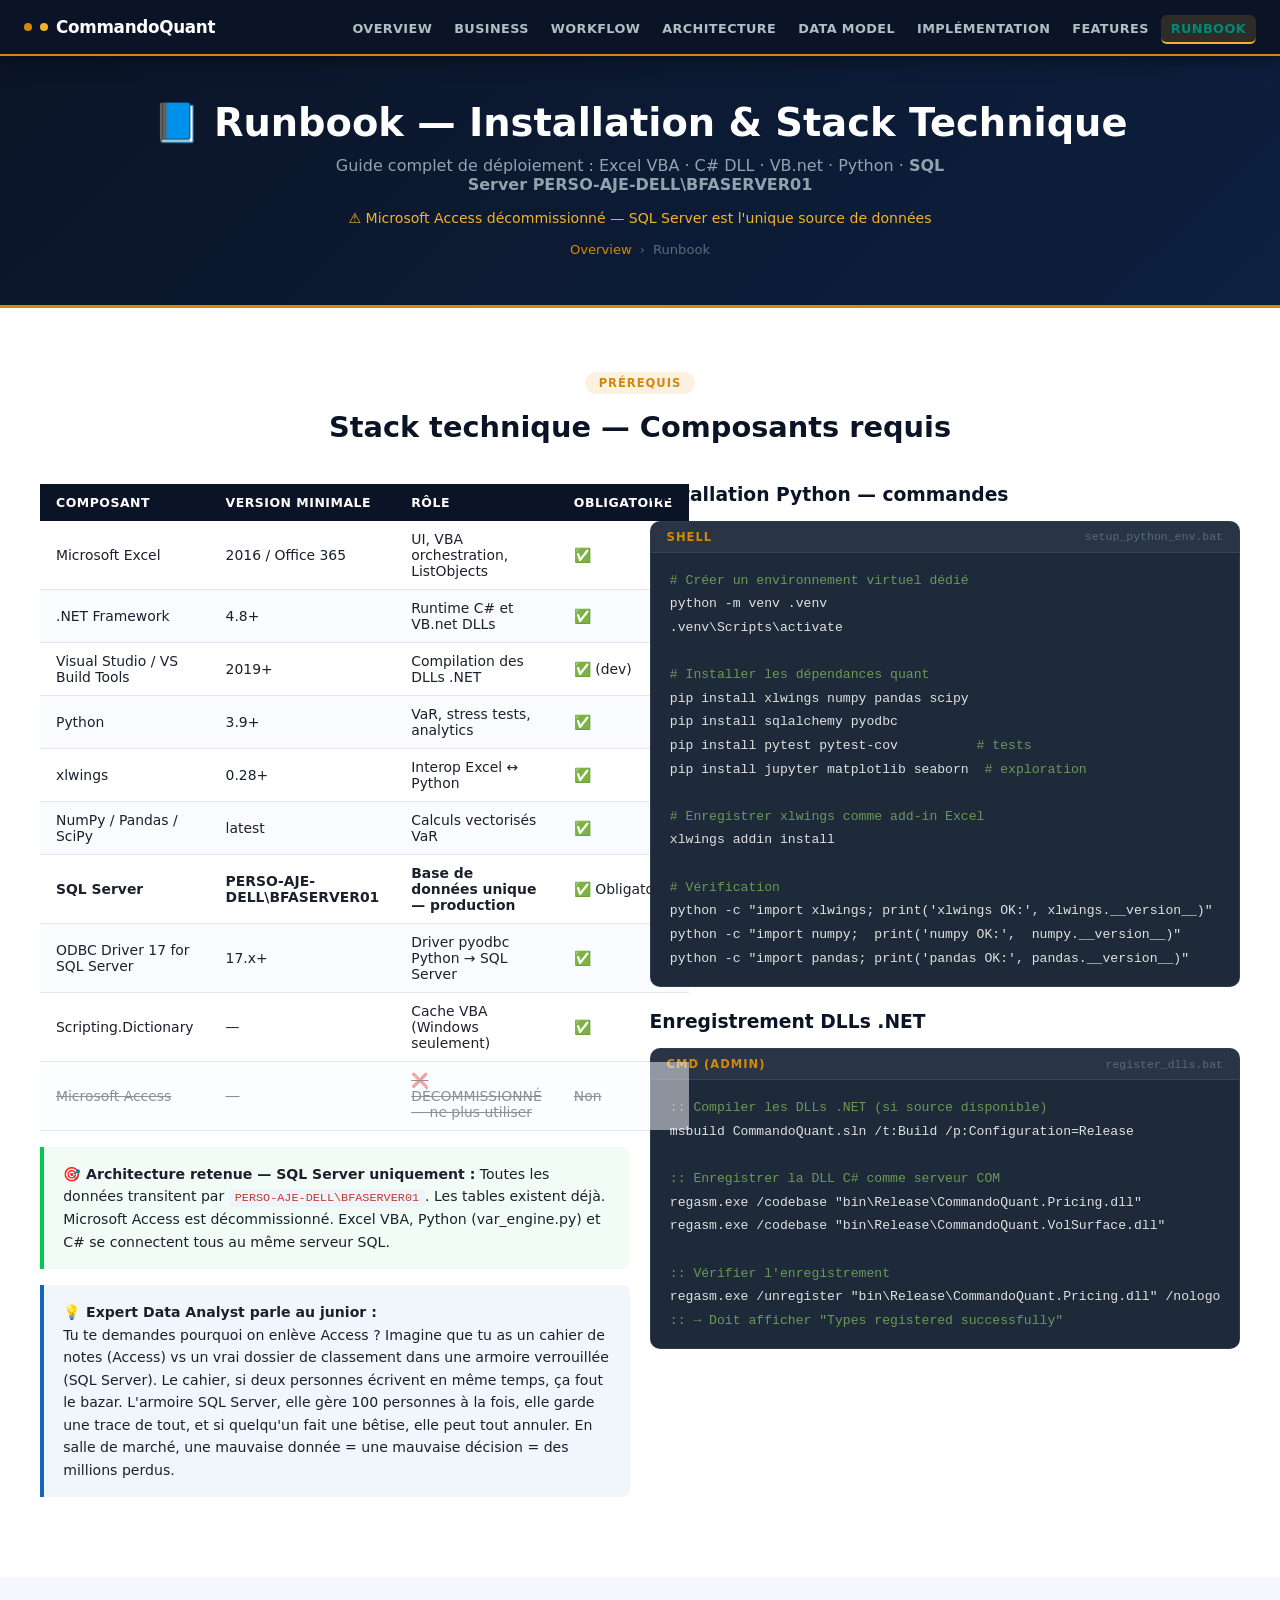
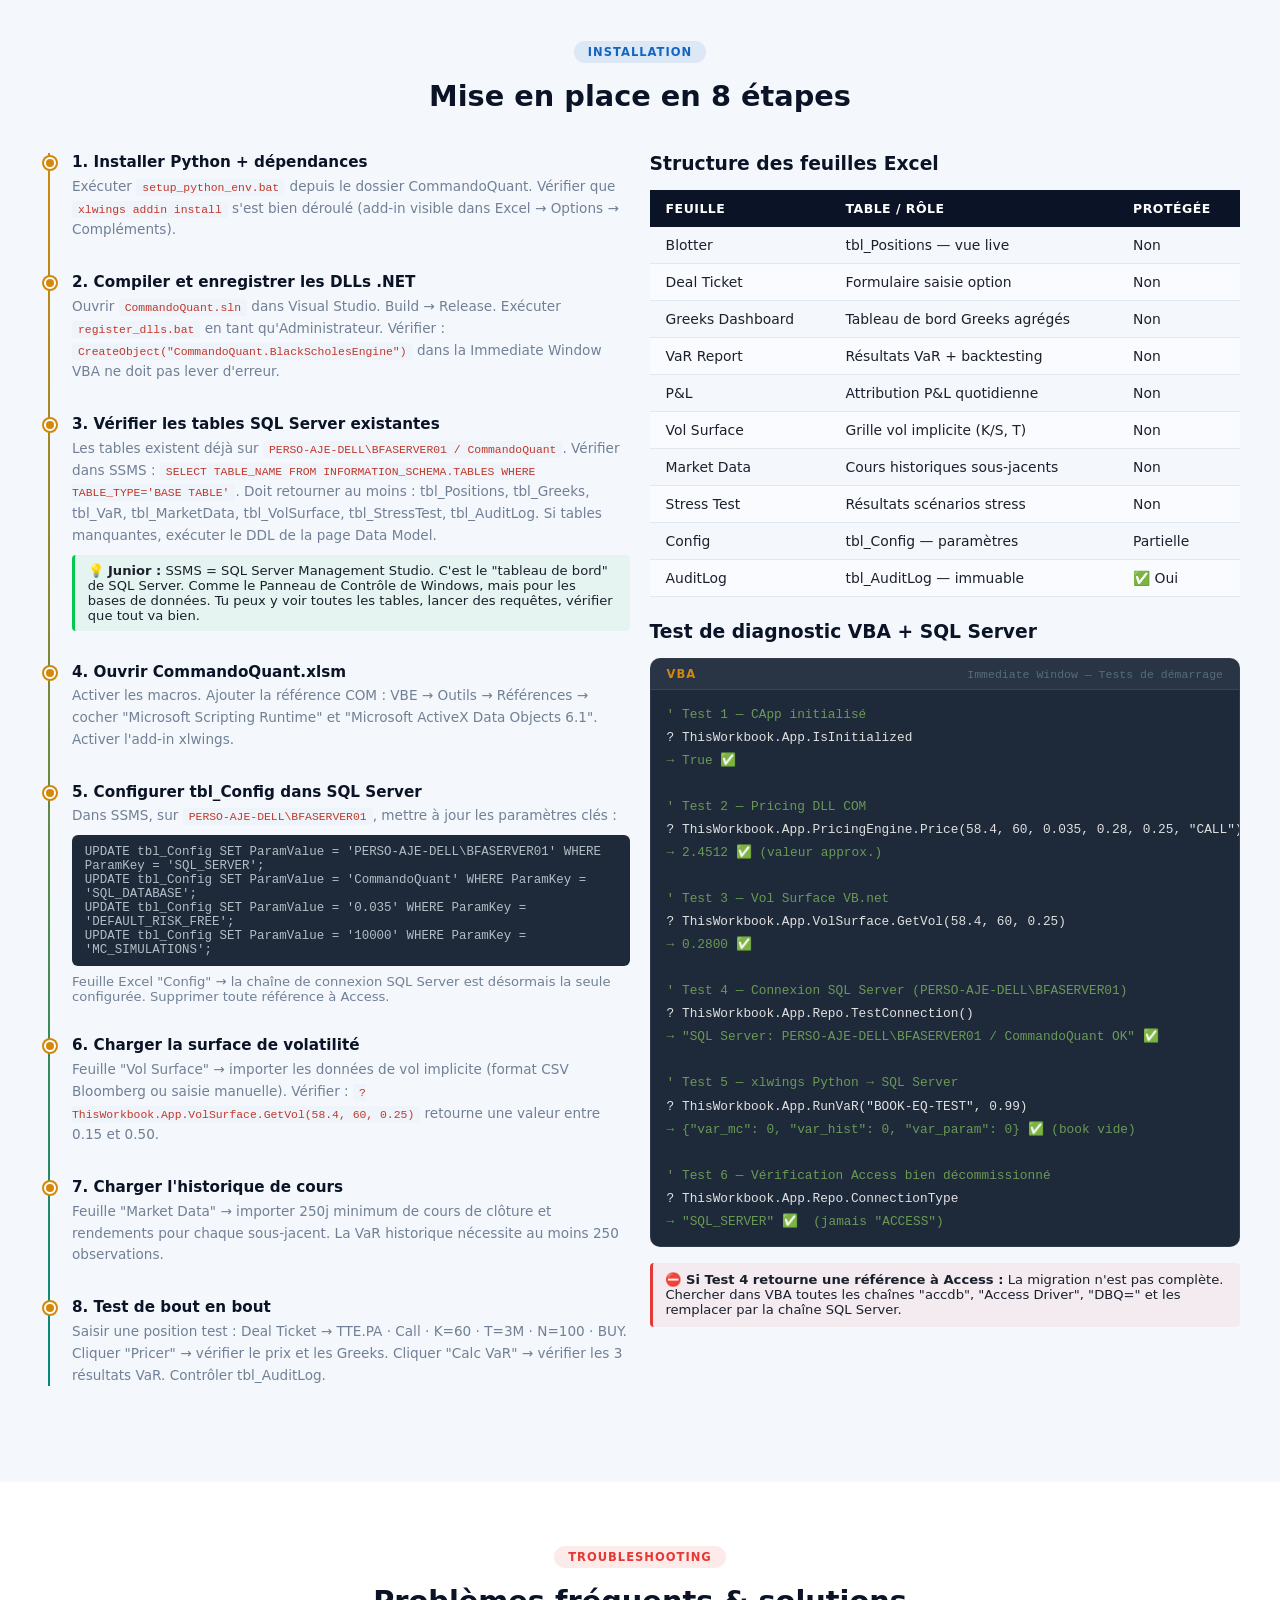
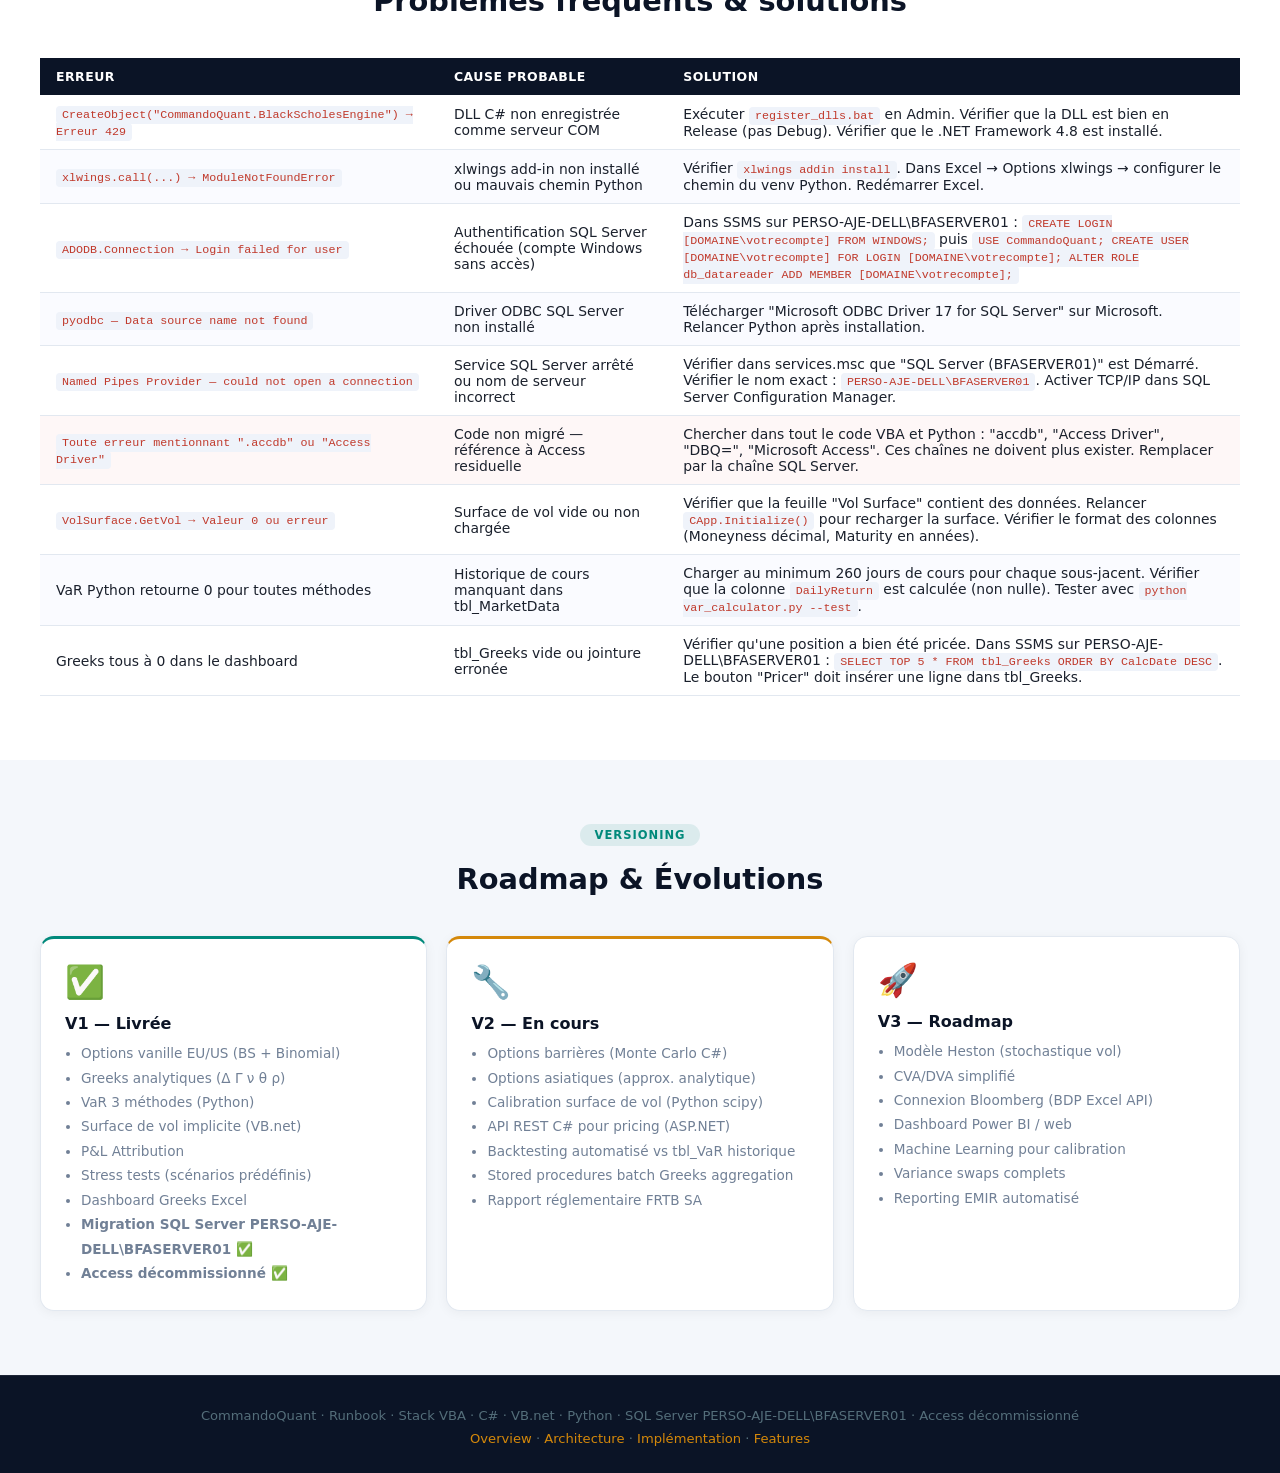
<file: runbook.html>
<!DOCTYPE html>
<html lang="fr">
<head>
<meta charset="UTF-8"/>
<meta name="viewport" content="width=device-width, initial-scale=1.0"/>
<title>Runbook — CommandoQuant Multi-Stack</title>
<link rel="stylesheet" href="assets/css/style.css"/>
</head>
<body>

<nav>
  <a href="index.html" class="nav-brand"><span class="logo-dot"></span><span class="logo-dot"></span>CommandoQuant</a>
  <ul class="nav-links">
    <li><a href="index.html">Overview</a></li>
    <li><a href="business.html">Business</a></li>
    <li><a href="workflow.html">Workflow</a></li>
    <li><a href="architecture.html">Architecture</a></li>
    <li><a href="datamodel.html">Data Model</a></li>
    <li><a href="implementation.html">Implémentation</a></li>
    <li><a href="features.html">Features</a></li>
    <li><a href="runbook.html" class="runbook-link active">Runbook</a></li>
  </ul>
</nav>

<div class="page-header">
  <h1>📘 Runbook — Installation &amp; Stack Technique</h1>
  <p>Guide complet de déploiement : Excel VBA · C# DLL · VB.net · Python · <strong>SQL Server PERSO-AJE-DELL\BFASERVER01</strong></p>
  <p style="margin-top:0.5rem;font-size:0.88rem;color:#F0B429">⚠️ Microsoft Access décommissionné — SQL Server est l'unique source de données</p>
  <div class="breadcrumb">
    <a href="index.html">Overview</a><span>›</span><span>Runbook</span>
  </div>
</div>

<!-- ═══ SECTION 1 — PRÉREQUIS ════════════════════════════════ -->
<section class="section">
  <div class="container">
    <div class="section-header">
      <span class="tag">Prérequis</span>
      <h2>Stack technique — Composants requis</h2>
    </div>
    <div class="grid grid-2">
      <div>
        <table class="fo-table">
          <thead><tr><th>Composant</th><th>Version minimale</th><th>Rôle</th><th>Obligatoire</th></tr></thead>
          <tbody>
            <tr><td>Microsoft Excel</td><td>2016 / Office 365</td><td>UI, VBA orchestration, ListObjects</td><td>✅</td></tr>
            <tr><td>.NET Framework</td><td>4.8+</td><td>Runtime C# et VB.net DLLs</td><td>✅</td></tr>
            <tr><td>Visual Studio / VS Build Tools</td><td>2019+</td><td>Compilation des DLLs .NET</td><td>✅ (dev)</td></tr>
            <tr><td>Python</td><td>3.9+</td><td>VaR, stress tests, analytics</td><td>✅</td></tr>
            <tr><td>xlwings</td><td>0.28+</td><td>Interop Excel ↔ Python</td><td>✅</td></tr>
            <tr><td>NumPy / Pandas / SciPy</td><td>latest</td><td>Calculs vectorisés VaR</td><td>✅</td></tr>
            <tr><td><strong>SQL Server</strong></td><td><strong>PERSO-AJE-DELL\BFASERVER01</strong></td><td><strong>Base de données unique — production</strong></td><td>✅ Obligatoire</td></tr>
            <tr><td>ODBC Driver 17 for SQL Server</td><td>17.x+</td><td>Driver pyodbc Python → SQL Server</td><td>✅</td></tr>
            <tr><td>Scripting.Dictionary</td><td>—</td><td>Cache VBA (Windows seulement)</td><td>✅</td></tr>
            <tr style="opacity:0.5;text-decoration:line-through"><td>Microsoft Access</td><td>—</td><td>❌ DÉCOMMISSIONNÉ — ne plus utiliser</td><td>Non</td></tr>
          </tbody>
        </table>
        <div class="callout green" style="margin-top:1rem">
          <strong>🎯 Architecture retenue — SQL Server uniquement :</strong> Toutes les données transitent par <code>PERSO-AJE-DELL\BFASERVER01</code>. Les tables existent déjà. Microsoft Access est décommissionné. Excel VBA, Python (var_engine.py) et C# se connectent tous au même serveur SQL.
        </div>
        <div class="callout blue" style="margin-top:0.8rem">
          <strong>💡 Expert Data Analyst parle au junior :</strong><br/>
          Tu te demandes pourquoi on enlève Access ? Imagine que tu as un cahier de notes (Access) vs un vrai dossier de classement dans une armoire verrouillée (SQL Server). Le cahier, si deux personnes écrivent en même temps, ça fout le bazar. L'armoire SQL Server, elle gère 100 personnes à la fois, elle garde une trace de tout, et si quelqu'un fait une bêtise, elle peut tout annuler. En salle de marché, une mauvaise donnée = une mauvaise décision = des millions perdus.
        </div>
      </div>
      <div>
        <h3 style="color:var(--fo-dark);margin-bottom:1rem;font-weight:700">Installation Python — commandes</h3>
        <div class="code-block">
          <div class="code-header"><span class="code-lang">Shell</span><span class="code-file">setup_python_env.bat</span></div>
          <pre style="padding:1rem 1.2rem;font-family:var(--font-mono);font-size:0.82rem;color:#E0E0E0;line-height:1.8;background:#1E2A3A;overflow-x:auto"><span class="cm"># Créer un environnement virtuel dédié</span>
python -m venv .venv
.venv\Scripts\activate

<span class="cm"># Installer les dépendances quant</span>
pip install xlwings numpy pandas scipy
pip install sqlalchemy pyodbc
pip install pytest pytest-cov          <span class="cm"># tests</span>
pip install jupyter matplotlib seaborn  <span class="cm"># exploration</span>

<span class="cm"># Enregistrer xlwings comme add-in Excel</span>
xlwings addin install

<span class="cm"># Vérification</span>
python -c "import xlwings; print('xlwings OK:', xlwings.__version__)"
python -c "import numpy;  print('numpy OK:',  numpy.__version__)"
python -c "import pandas; print('pandas OK:', pandas.__version__)"</pre>
        </div>

        <h3 style="color:var(--fo-dark);margin:1.5rem 0 1rem;font-weight:700">Enregistrement DLLs .NET</h3>
        <div class="code-block">
          <div class="code-header"><span class="code-lang">CMD (admin)</span><span class="code-file">register_dlls.bat</span></div>
          <pre style="padding:1rem 1.2rem;font-family:var(--font-mono);font-size:0.82rem;color:#E0E0E0;line-height:1.8;background:#1E2A3A;overflow-x:auto"><span class="cm">:: Compiler les DLLs .NET (si source disponible)</span>
msbuild CommandoQuant.sln /t:Build /p:Configuration=Release

<span class="cm">:: Enregistrer la DLL C# comme serveur COM</span>
regasm.exe /codebase "bin\Release\CommandoQuant.Pricing.dll"
regasm.exe /codebase "bin\Release\CommandoQuant.VolSurface.dll"

<span class="cm">:: Vérifier l'enregistrement</span>
regasm.exe /unregister "bin\Release\CommandoQuant.Pricing.dll" /nologo
<span class="cm">:: → Doit afficher "Types registered successfully"</span></pre>
        </div>
      </div>
    </div>
  </div>
</section>

<!-- ═══ SECTION 2 — INSTALLATION ═════════════════════════════ -->
<section class="section-alt">
  <div class="container">
    <div class="section-header">
      <span class="tag blue">Installation</span>
      <h2>Mise en place en 8 étapes</h2>
    </div>
    <div class="grid grid-2">
      <div>
        <div class="timeline">
          <div class="timeline-item">
            <h4>1. Installer Python + dépendances</h4>
            <p>Exécuter <code>setup_python_env.bat</code> depuis le dossier CommandoQuant. Vérifier que <code>xlwings addin install</code> s'est bien déroulé (add-in visible dans Excel → Options → Compléments).</p>
          </div>
          <div class="timeline-item">
            <h4>2. Compiler et enregistrer les DLLs .NET</h4>
            <p>Ouvrir <code>CommandoQuant.sln</code> dans Visual Studio. Build → Release. Exécuter <code>register_dlls.bat</code> en tant qu'Administrateur. Vérifier : <code>CreateObject("CommandoQuant.BlackScholesEngine")</code> dans la Immediate Window VBA ne doit pas lever d'erreur.</p>
          </div>
          <div class="timeline-item">
            <h4>3. Vérifier les tables SQL Server existantes</h4>
            <p>Les tables existent déjà sur <code>PERSO-AJE-DELL\BFASERVER01 / CommandoQuant</code>. Vérifier dans SSMS : <code>SELECT TABLE_NAME FROM INFORMATION_SCHEMA.TABLES WHERE TABLE_TYPE='BASE TABLE'</code>. Doit retourner au moins : tbl_Positions, tbl_Greeks, tbl_VaR, tbl_MarketData, tbl_VolSurface, tbl_StressTest, tbl_AuditLog. Si tables manquantes, exécuter le DDL de la page Data Model.</p>
            <div style="margin-top:0.5rem;background:rgba(0,200,83,0.06);border-left:3px solid #00C853;padding:0.5rem 0.8rem;border-radius:4px;font-size:0.82rem">
              💡 <strong>Junior :</strong> SSMS = SQL Server Management Studio. C'est le "tableau de bord" de SQL Server. Comme le Panneau de Contrôle de Windows, mais pour les bases de données. Tu peux y voir toutes les tables, lancer des requêtes, vérifier que tout va bien.
            </div>
          </div>
          <div class="timeline-item">
            <h4>4. Ouvrir CommandoQuant.xlsm</h4>
            <p>Activer les macros. Ajouter la référence COM : VBE → Outils → Références → cocher "Microsoft Scripting Runtime" et "Microsoft ActiveX Data Objects 6.1". Activer l'add-in xlwings.</p>
          </div>
          <div class="timeline-item">
            <h4>5. Configurer tbl_Config dans SQL Server</h4>
            <p>Dans SSMS, sur <code>PERSO-AJE-DELL\BFASERVER01</code>, mettre à jour les paramètres clés :</p>
            <div style="background:#1E2A3A;border-radius:6px;padding:0.6rem 0.8rem;font-family:monospace;font-size:0.78rem;color:#B0BEC5;margin-top:0.5rem">
              UPDATE tbl_Config SET ParamValue = 'PERSO-AJE-DELL\BFASERVER01' WHERE ParamKey = 'SQL_SERVER';<br/>
              UPDATE tbl_Config SET ParamValue = 'CommandoQuant' WHERE ParamKey = 'SQL_DATABASE';<br/>
              UPDATE tbl_Config SET ParamValue = '0.035' WHERE ParamKey = 'DEFAULT_RISK_FREE';<br/>
              UPDATE tbl_Config SET ParamValue = '10000' WHERE ParamKey = 'MC_SIMULATIONS';
            </div>
            <div style="margin-top:0.5rem;font-size:0.82rem;color:var(--fo-muted)">Feuille Excel "Config" → la chaîne de connexion SQL Server est désormais la seule configurée. Supprimer toute référence à Access.</div>
          </div>
          <div class="timeline-item">
            <h4>6. Charger la surface de volatilité</h4>
            <p>Feuille "Vol Surface" → importer les données de vol implicite (format CSV Bloomberg ou saisie manuelle). Vérifier : <code>?ThisWorkbook.App.VolSurface.GetVol(58.4, 60, 0.25)</code> retourne une valeur entre 0.15 et 0.50.</p>
          </div>
          <div class="timeline-item">
            <h4>7. Charger l'historique de cours</h4>
            <p>Feuille "Market Data" → importer 250j minimum de cours de clôture et rendements pour chaque sous-jacent. La VaR historique nécessite au moins 250 observations.</p>
          </div>
          <div class="timeline-item">
            <h4>8. Test de bout en bout</h4>
            <p>Saisir une position test : Deal Ticket → TTE.PA · Call · K=60 · T=3M · N=100 · BUY. Cliquer "Pricer" → vérifier le prix et les Greeks. Cliquer "Calc VaR" → vérifier les 3 résultats VaR. Contrôler tbl_AuditLog.</p>
          </div>
        </div>
      </div>
      <div>
        <h3 style="color:var(--fo-dark);margin-bottom:1rem;font-weight:700">Structure des feuilles Excel</h3>
        <table class="fo-table">
          <thead><tr><th>Feuille</th><th>Table / Rôle</th><th>Protégée</th></tr></thead>
          <tbody>
            <tr><td>Blotter</td><td>tbl_Positions — vue live</td><td>Non</td></tr>
            <tr><td>Deal Ticket</td><td>Formulaire saisie option</td><td>Non</td></tr>
            <tr><td>Greeks Dashboard</td><td>Tableau de bord Greeks agrégés</td><td>Non</td></tr>
            <tr><td>VaR Report</td><td>Résultats VaR + backtesting</td><td>Non</td></tr>
            <tr><td>P&amp;L</td><td>Attribution P&amp;L quotidienne</td><td>Non</td></tr>
            <tr><td>Vol Surface</td><td>Grille vol implicite (K/S, T)</td><td>Non</td></tr>
            <tr><td>Market Data</td><td>Cours historiques sous-jacents</td><td>Non</td></tr>
            <tr><td>Stress Test</td><td>Résultats scénarios stress</td><td>Non</td></tr>
            <tr><td>Config</td><td>tbl_Config — paramètres</td><td>Partielle</td></tr>
            <tr><td>AuditLog</td><td>tbl_AuditLog — immuable</td><td>✅ Oui</td></tr>
          </tbody>
        </table>

        <h3 style="color:var(--fo-dark);margin:1.5rem 0 1rem;font-weight:700">Test de diagnostic VBA + SQL Server</h3>
        <div class="code-block">
          <div class="code-header"><span class="code-lang">VBA</span><span class="code-file">Immediate Window — Tests de démarrage</span></div>
          <pre style="padding:0.8rem 1rem;font-family:var(--font-mono);font-size:0.8rem;color:#E0E0E0;line-height:1.8;background:#1E2A3A;overflow-x:auto"><span class="cm">' Test 1 — CApp initialisé</span>
? ThisWorkbook.App.IsInitialized
<span class="cm">→ True ✅</span>

<span class="cm">' Test 2 — Pricing DLL COM</span>
? ThisWorkbook.App.PricingEngine.Price(58.4, 60, 0.035, 0.28, 0.25, "CALL")
<span class="cm">→ 2.4512 ✅ (valeur approx.)</span>

<span class="cm">' Test 3 — Vol Surface VB.net</span>
? ThisWorkbook.App.VolSurface.GetVol(58.4, 60, 0.25)
<span class="cm">→ 0.2800 ✅</span>

<span class="cm">' Test 4 — Connexion SQL Server (PERSO-AJE-DELL\BFASERVER01)</span>
? ThisWorkbook.App.Repo.TestConnection()
<span class="cm">→ "SQL Server: PERSO-AJE-DELL\BFASERVER01 / CommandoQuant OK" ✅</span>

<span class="cm">' Test 5 — xlwings Python → SQL Server</span>
? ThisWorkbook.App.RunVaR("BOOK-EQ-TEST", 0.99)
<span class="cm">→ {"var_mc": 0, "var_hist": 0, "var_param": 0} ✅ (book vide)</span>

<span class="cm">' Test 6 — Vérification Access bien décommissionné</span>
? ThisWorkbook.App.Repo.ConnectionType
<span class="cm">→ "SQL_SERVER" ✅  (jamais "ACCESS")</span></pre>
        </div>
        <div style="background:rgba(229,57,53,0.06);border-left:3px solid #E53935;padding:0.6rem 0.8rem;border-radius:4px;margin-top:0.8rem;font-size:0.82rem">
          <strong>⛔ Si Test 4 retourne une référence à Access :</strong> La migration n'est pas complète. Chercher dans VBA toutes les chaînes "accdb", "Access Driver", "DBQ=" et les remplacer par la chaîne SQL Server.
        </div>
      </div>
    </div>
  </div>
</section>

<!-- ═══ SECTION 3 — TROUBLESHOOTING ══════════════════════════ -->
<section class="section">
  <div class="container">
    <div class="section-header">
      <span class="tag red">Troubleshooting</span>
      <h2>Problèmes fréquents &amp; solutions</h2>
    </div>
    <table class="fo-table">
      <thead>
        <tr><th>Erreur</th><th>Cause probable</th><th>Solution</th></tr>
      </thead>
      <tbody>
        <tr>
          <td><code>CreateObject("CommandoQuant.BlackScholesEngine") → Erreur 429</code></td>
          <td>DLL C# non enregistrée comme serveur COM</td>
          <td>Exécuter <code>register_dlls.bat</code> en Admin. Vérifier que la DLL est bien en Release (pas Debug). Vérifier que le .NET Framework 4.8 est installé.</td>
        </tr>
        <tr>
          <td><code>xlwings.call(...) → ModuleNotFoundError</code></td>
          <td>xlwings add-in non installé ou mauvais chemin Python</td>
          <td>Vérifier <code>xlwings addin install</code>. Dans Excel → Options xlwings → configurer le chemin du venv Python. Redémarrer Excel.</td>
        </tr>
        <tr>
          <td><code>ADODB.Connection → Login failed for user</code></td>
          <td>Authentification SQL Server échouée (compte Windows sans accès)</td>
          <td>Dans SSMS sur PERSO-AJE-DELL\BFASERVER01 : <code>CREATE LOGIN [DOMAINE\votrecompte] FROM WINDOWS;</code> puis <code>USE CommandoQuant; CREATE USER [DOMAINE\votrecompte] FOR LOGIN [DOMAINE\votrecompte]; ALTER ROLE db_datareader ADD MEMBER [DOMAINE\votrecompte];</code></td>
        </tr>
        <tr>
          <td><code>pyodbc — Data source name not found</code></td>
          <td>Driver ODBC SQL Server non installé</td>
          <td>Télécharger "Microsoft ODBC Driver 17 for SQL Server" sur Microsoft. Relancer Python après installation.</td>
        </tr>
        <tr>
          <td><code>Named Pipes Provider — could not open a connection</code></td>
          <td>Service SQL Server arrêté ou nom de serveur incorrect</td>
          <td>Vérifier dans services.msc que "SQL Server (BFASERVER01)" est Démarré. Vérifier le nom exact : <code>PERSO-AJE-DELL\BFASERVER01</code>. Activer TCP/IP dans SQL Server Configuration Manager.</td>
        </tr>
        <tr style="background:rgba(229,57,53,0.04)">
          <td><code>Toute erreur mentionnant ".accdb" ou "Access Driver"</code></td>
          <td>Code non migré — référence à Access residuelle</td>
          <td>Chercher dans tout le code VBA et Python : "accdb", "Access Driver", "DBQ=", "Microsoft Access". Ces chaînes ne doivent plus exister. Remplacer par la chaîne SQL Server.</td>
        </tr>
        <tr>
          <td><code>VolSurface.GetVol → Valeur 0 ou erreur</code></td>
          <td>Surface de vol vide ou non chargée</td>
          <td>Vérifier que la feuille "Vol Surface" contient des données. Relancer <code>CApp.Initialize()</code> pour recharger la surface. Vérifier le format des colonnes (Moneyness décimal, Maturity en années).</td>
        </tr>
        <tr>
          <td>VaR Python retourne 0 pour toutes méthodes</td>
          <td>Historique de cours manquant dans tbl_MarketData</td>
          <td>Charger au minimum 260 jours de cours pour chaque sous-jacent. Vérifier que la colonne <code>DailyReturn</code> est calculée (non nulle). Tester avec <code>python var_calculator.py --test</code>.</td>
        </tr>
        <tr>
          <td>Greeks tous à 0 dans le dashboard</td>
          <td>tbl_Greeks vide ou jointure erronée</td>
          <td>Vérifier qu'une position a bien été pricée. Dans SSMS sur PERSO-AJE-DELL\BFASERVER01 : <code>SELECT TOP 5 * FROM tbl_Greeks ORDER BY CalcDate DESC</code>. Le bouton "Pricer" doit insérer une ligne dans tbl_Greeks.</td>
        </tr>
      </tbody>
    </table>
  </div>
</section>

<!-- ═══ SECTION 4 — VERSIONING ═══════════════════════════════ -->
<section class="section-alt">
  <div class="container">
    <div class="section-header">
      <span class="tag teal">Versioning</span>
      <h2>Roadmap &amp; Évolutions</h2>
    </div>
    <div class="grid grid-3">
      <div class="card teal fade-up delay-1">
        <div class="card-icon">✅</div>
        <h3>V1 — Livrée</h3>
        <ul style="font-size:0.85rem;color:var(--fo-muted);line-height:1.8;padding-left:1rem">
          <li>Options vanille EU/US (BS + Binomial)</li>
          <li>Greeks analytiques (Δ Γ ν θ ρ)</li>
          <li>VaR 3 méthodes (Python)</li>
          <li>Surface de vol implicite (VB.net)</li>
          <li>P&amp;L Attribution</li>
          <li>Stress tests (scénarios prédéfinis)</li>
          <li>Dashboard Greeks Excel</li>
          <li><strong>Migration SQL Server PERSO-AJE-DELL\BFASERVER01 ✅</strong></li>
          <li><strong>Access décommissionné ✅</strong></li>
        </ul>
      </div>
      <div class="card amber fade-up delay-2">
        <div class="card-icon">🔧</div>
        <h3>V2 — En cours</h3>
        <ul style="font-size:0.85rem;color:var(--fo-muted);line-height:1.8;padding-left:1rem">
          <li>Options barrières (Monte Carlo C#)</li>
          <li>Options asiatiques (approx. analytique)</li>
          <li>Calibration surface de vol (Python scipy)</li>
          <li>API REST C# pour pricing (ASP.NET)</li>
          <li>Backtesting automatisé vs tbl_VaR historique</li>
          <li>Stored procedures batch Greeks aggregation</li>
          <li>Rapport réglementaire FRTB SA</li>
        </ul>
      </div>
      <div class="card fade-up delay-3">
        <div class="card-icon">🚀</div>
        <h3>V3 — Roadmap</h3>
        <ul style="font-size:0.85rem;color:var(--fo-muted);line-height:1.8;padding-left:1rem">
          <li>Modèle Heston (stochastique vol)</li>
          <li>CVA/DVA simplifié</li>
          <li>Connexion Bloomberg (BDP Excel API)</li>
          <li>Dashboard Power BI / web</li>
          <li>Machine Learning pour calibration</li>
          <li>Variance swaps complets</li>
          <li>Reporting EMIR automatisé</li>
        </ul>
      </div>
    </div>
  </div>
</section>

<footer>
  <p>CommandoQuant · Runbook · Stack VBA · C# · VB.net · Python · SQL Server PERSO-AJE-DELL\BFASERVER01 · Access décommissionné</p>
  <p style="margin-top:0.5rem">
    <a href="index.html">Overview</a> ·
    <a href="architecture.html">Architecture</a> ·
    <a href="implementation.html">Implémentation</a> ·
    <a href="features.html">Features</a>
  </p>
</footer>

<script>
const obs = new IntersectionObserver(es => es.forEach(e => { if(e.isIntersecting) e.target.classList.add('visible'); }), { threshold: 0.1 });
document.querySelectorAll('.fade-up').forEach(el => obs.observe(el));
</script>
</body>
</html>
</file>
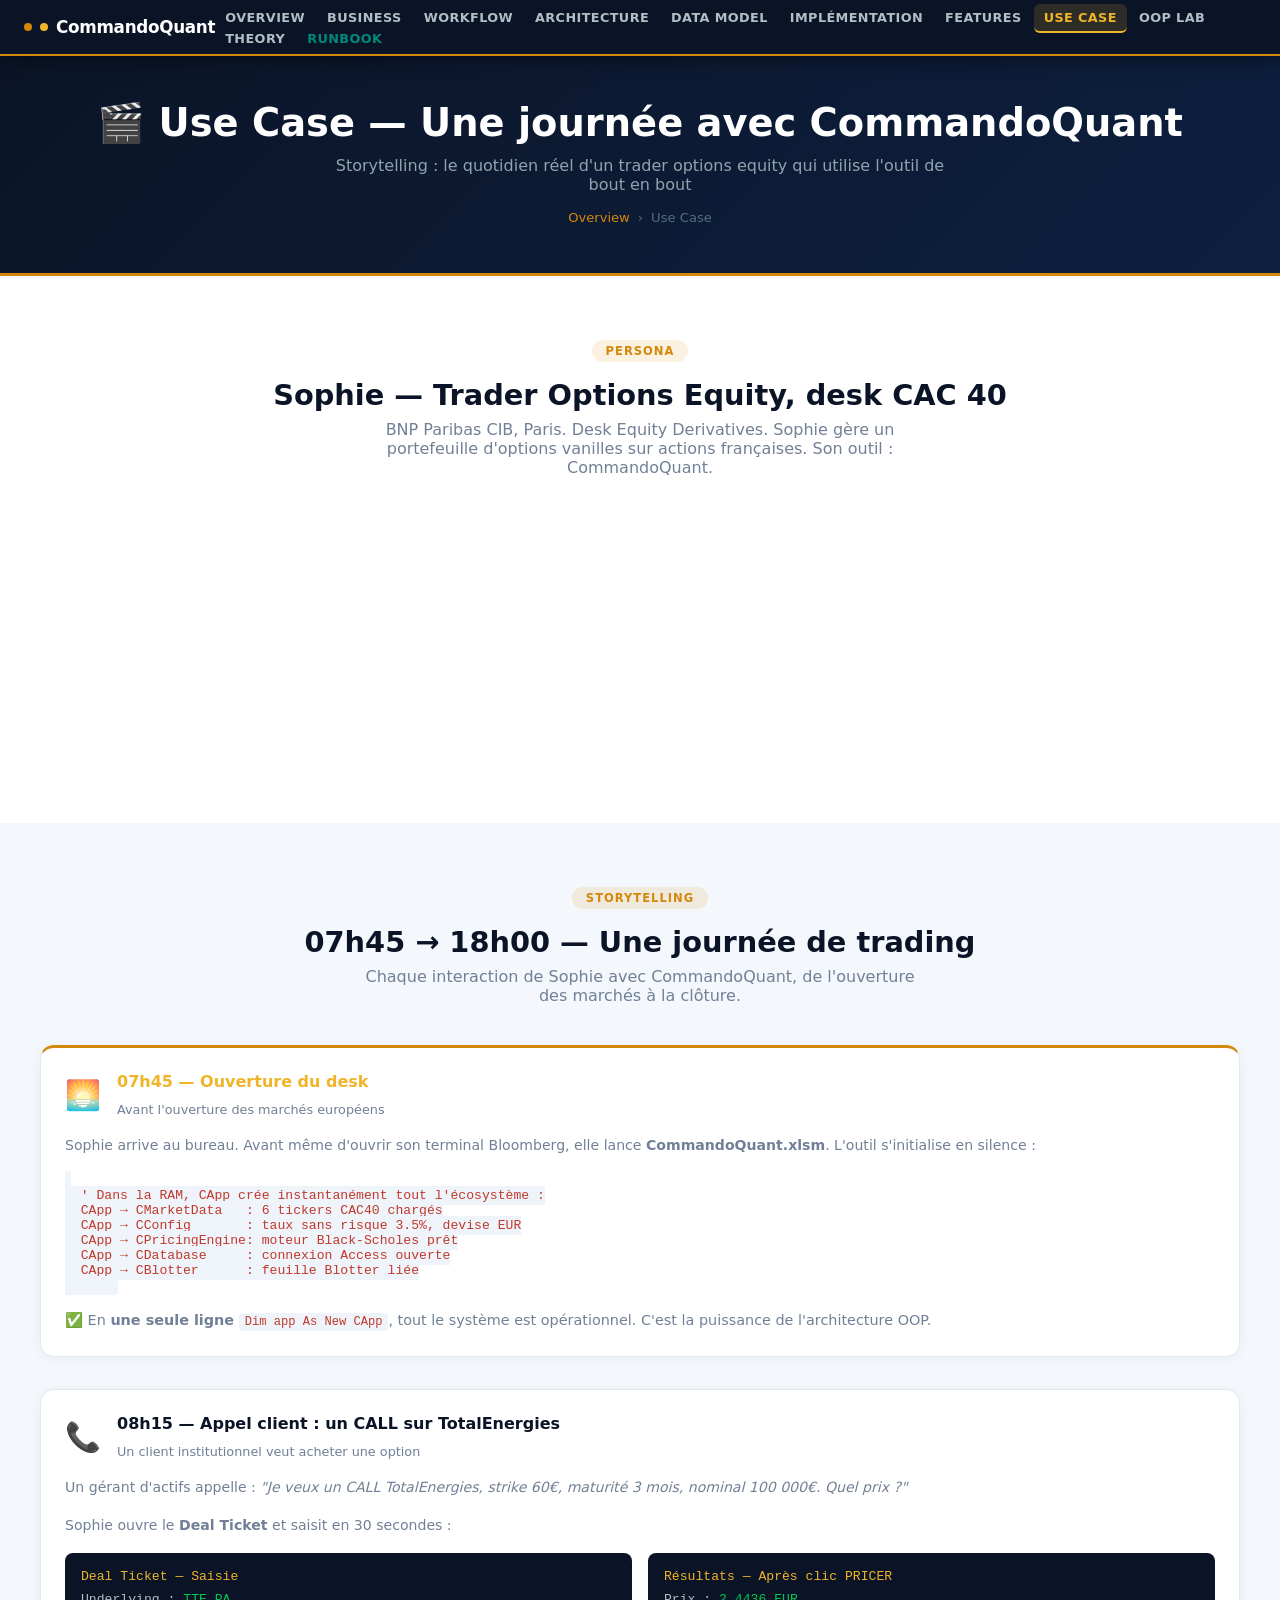
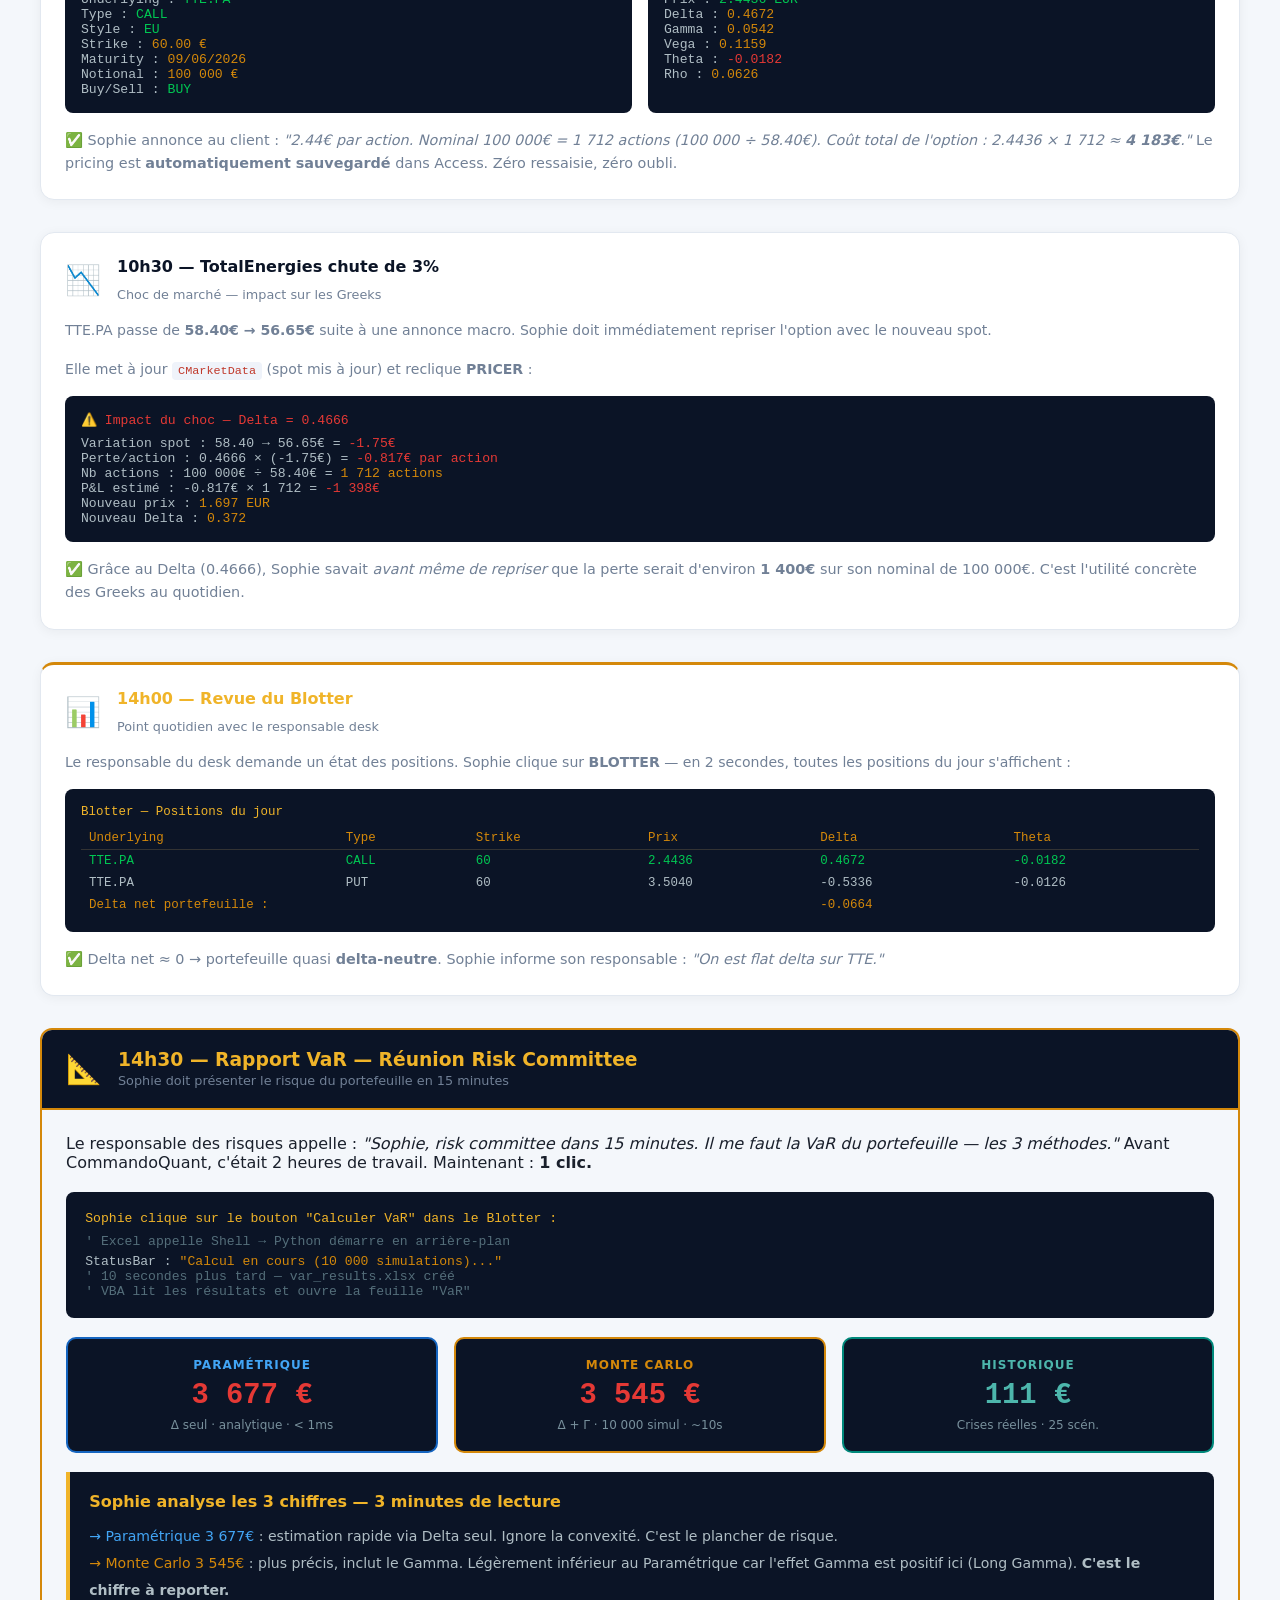
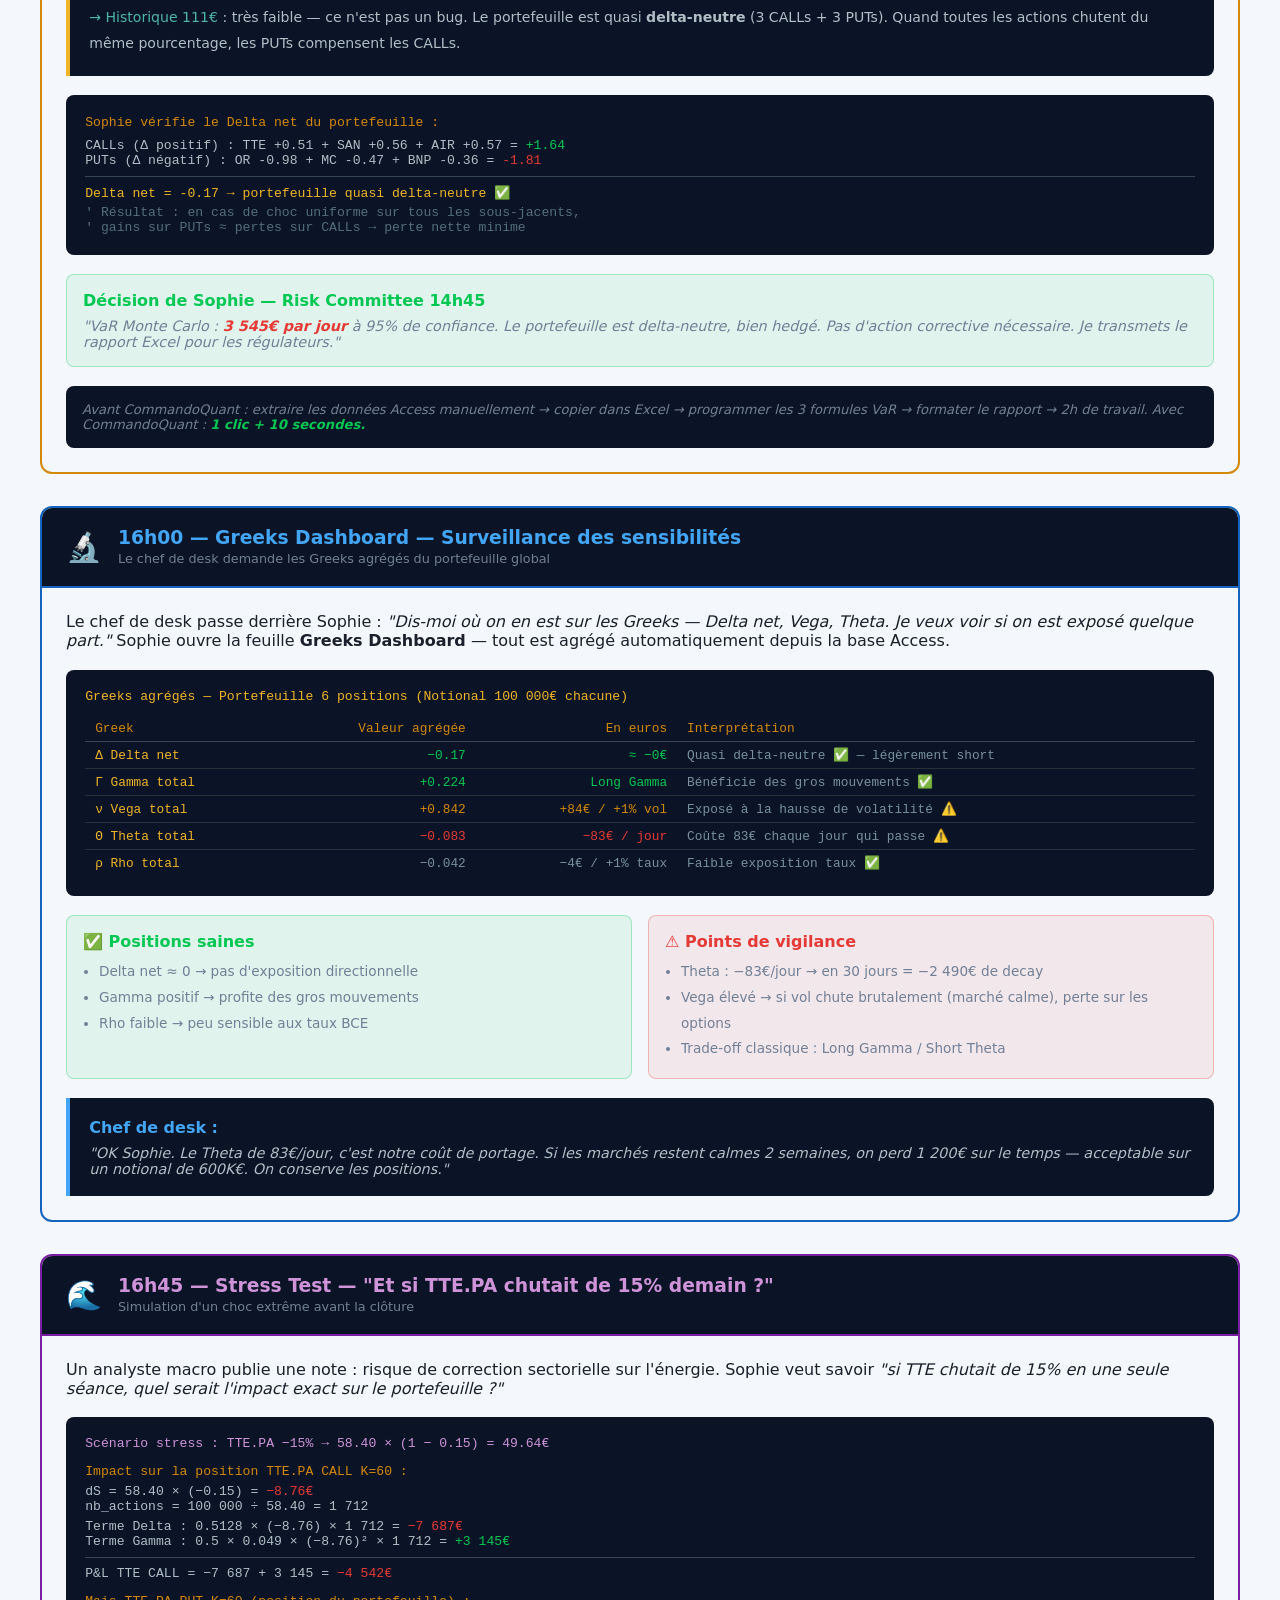
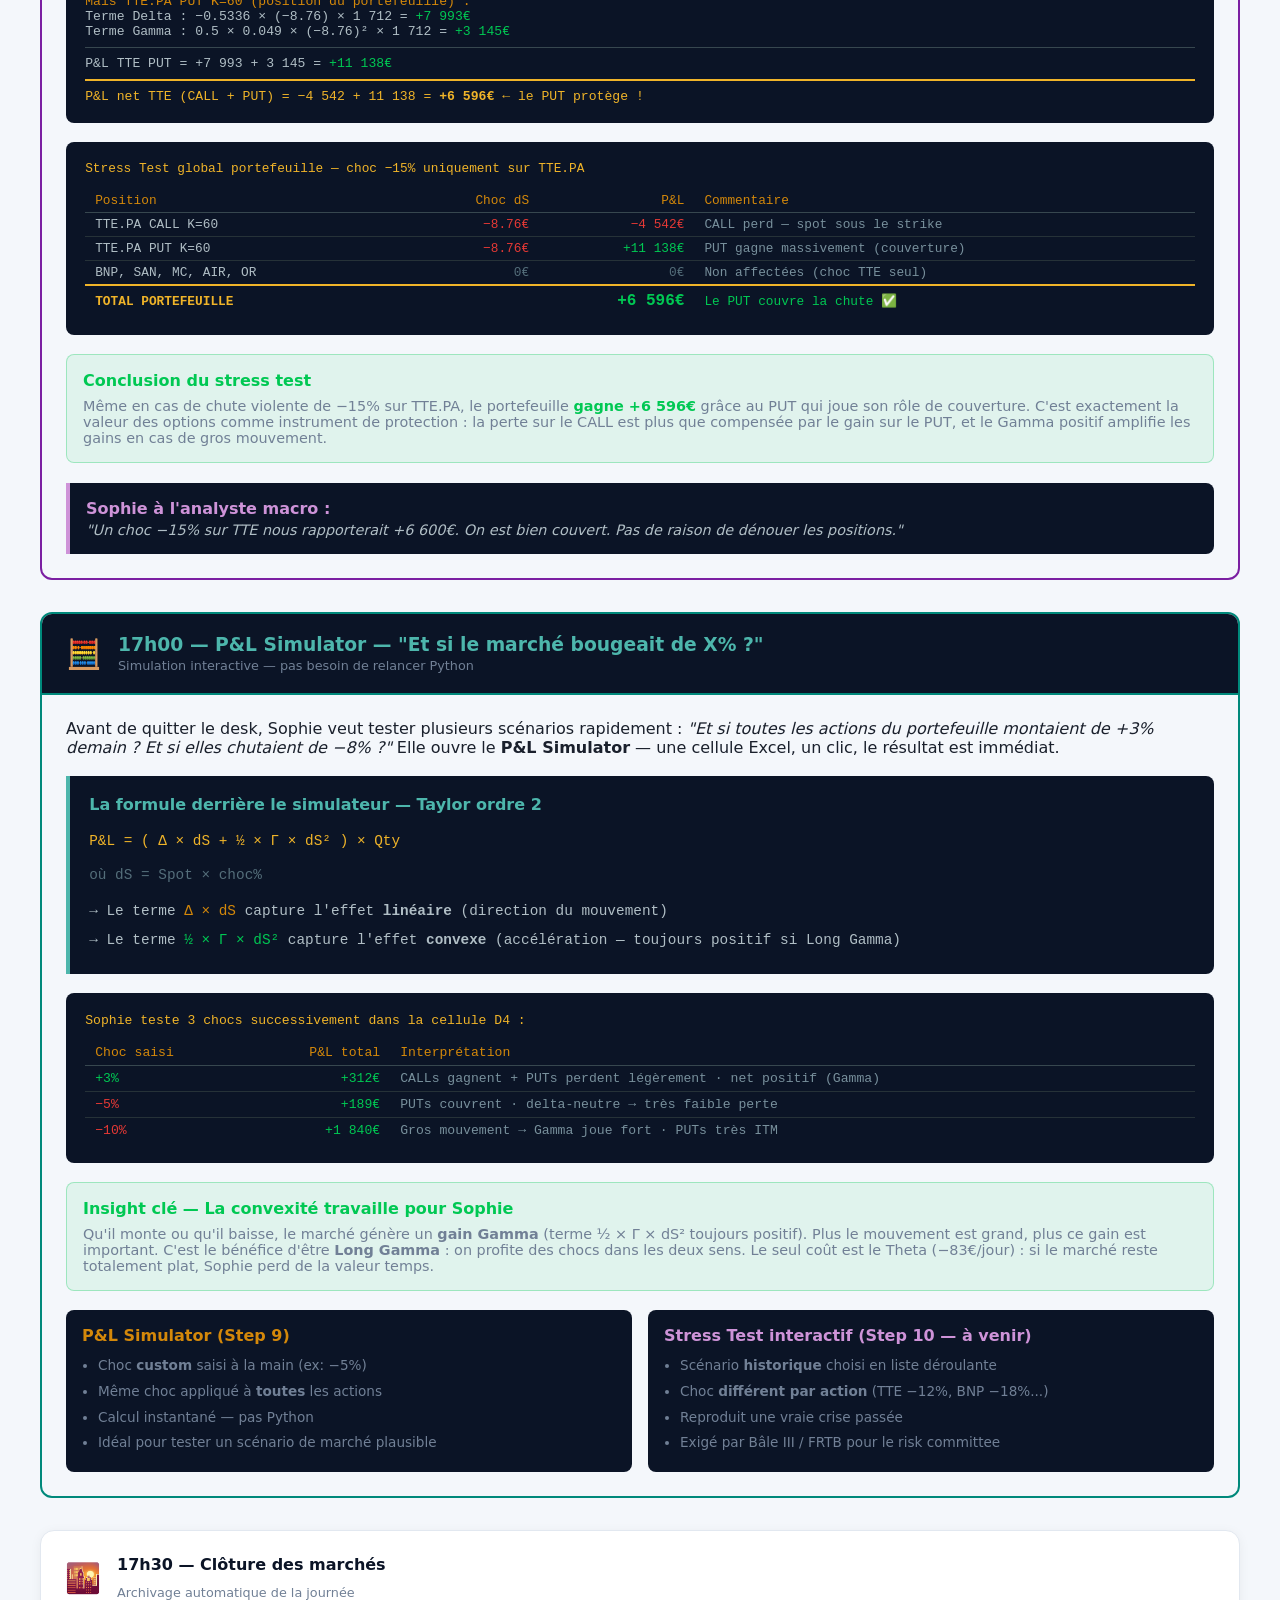
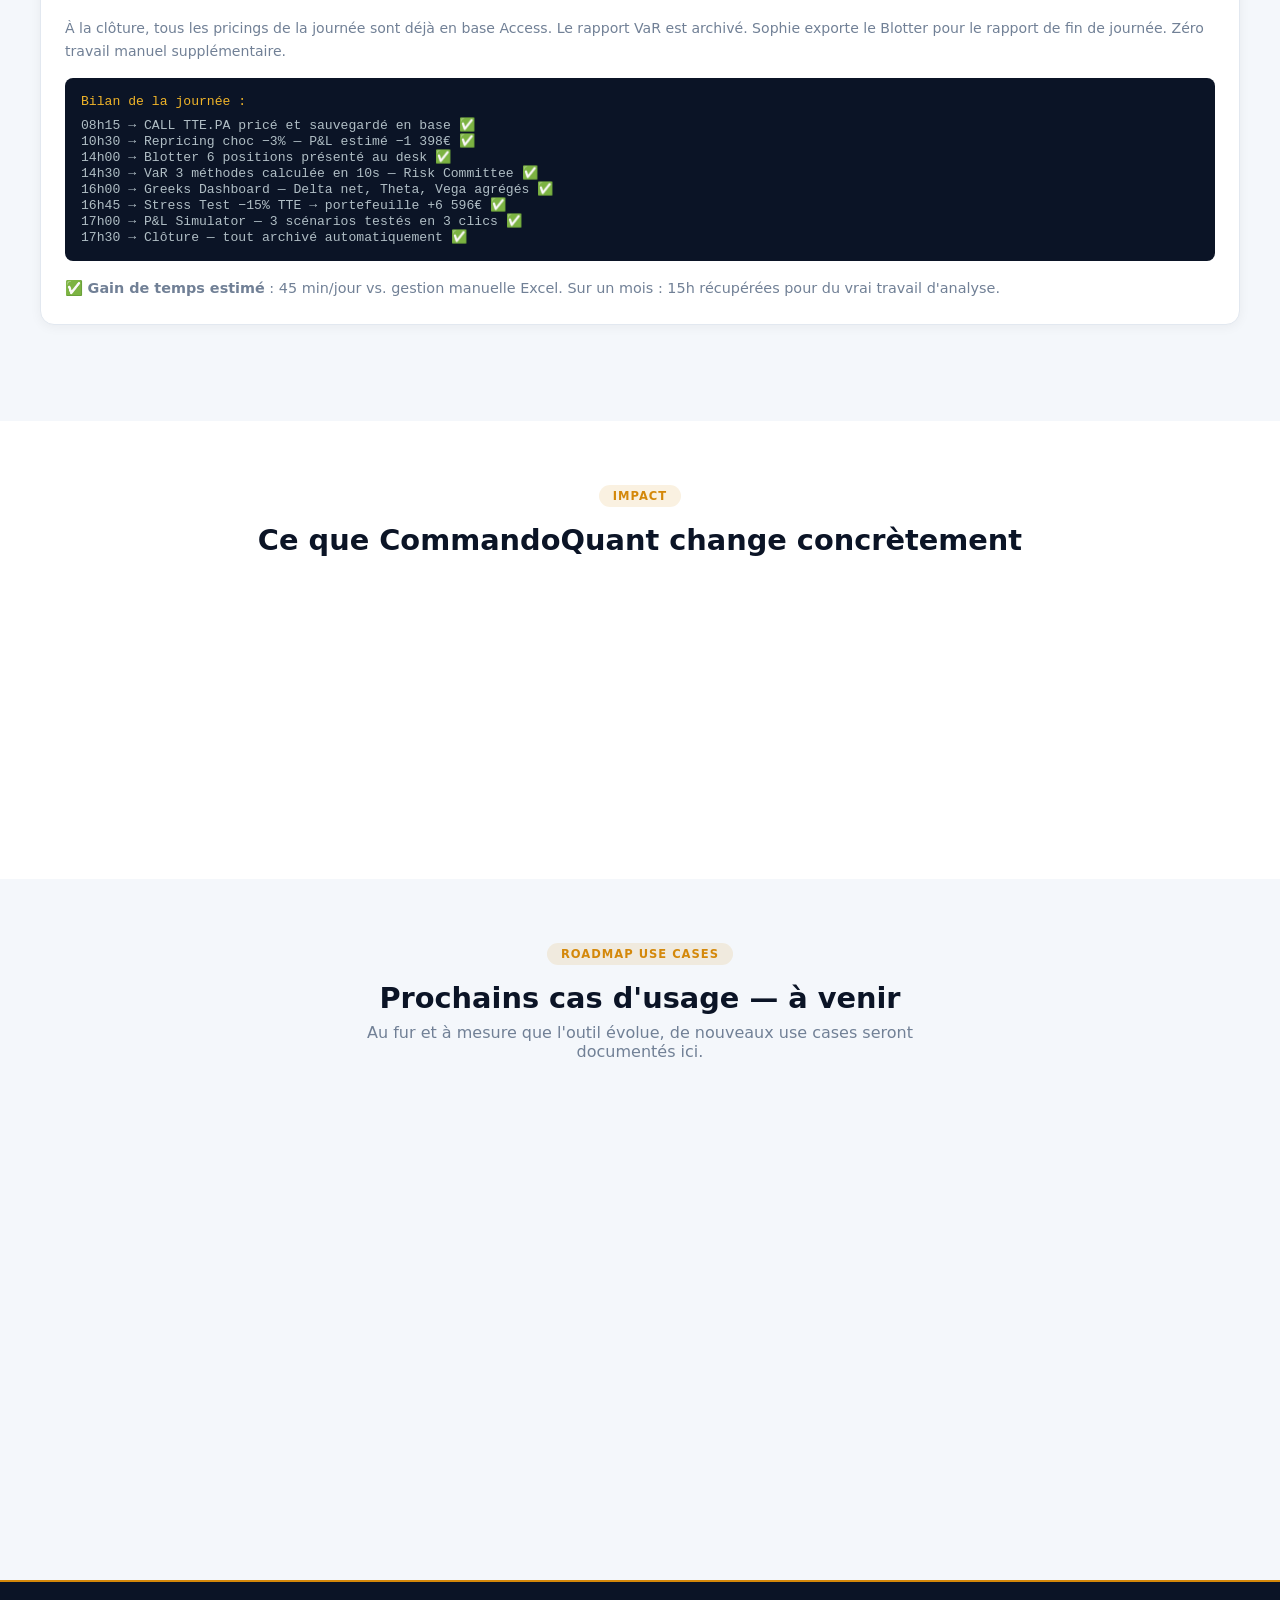
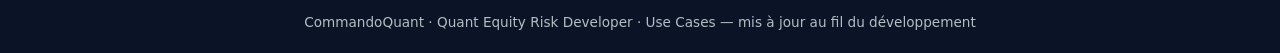
<file: usecase.html>
<!DOCTYPE html>
<html lang="fr">
<head>
<meta charset="UTF-8"/>
<meta name="viewport" content="width=device-width, initial-scale=1.0"/>
<title>Use Case — CommandoQuant · Une journée de trading</title>
<link rel="stylesheet" href="assets/css/style.css"/>
</head>
<body>

<nav>
  <a href="index.html" class="nav-brand"><span class="logo-dot"></span><span class="logo-dot"></span>CommandoQuant</a>
  <ul class="nav-links">
    <li><a href="index.html">Overview</a></li>
    <li><a href="business.html">Business</a></li>
    <li><a href="workflow.html">Workflow</a></li>
    <li><a href="architecture.html">Architecture</a></li>
    <li><a href="datamodel.html">Data Model</a></li>
    <li><a href="implementation.html">Implémentation</a></li>
    <li><a href="features.html">Features</a></li>
    <li><a href="usecase.html" class="active">Use Case</a></li>
    <li><a href="vba-oop.html">OOP Lab</a></li>
    <li><a href="theory.html">Theory</a></li>
    <li><a href="runbook.html" class="runbook-link">Runbook</a></li>
  </ul>
</nav>

<div class="page-header">
  <h1>🎬 Use Case — Une journée avec CommandoQuant</h1>
  <p>Storytelling : le quotidien réel d'un trader options equity qui utilise l'outil de bout en bout</p>
  <div class="breadcrumb">
    <a href="index.html">Overview</a><span>›</span><span>Use Case</span>
  </div>
</div>

<!-- ═══ PERSONA ══════════════════════════════════════════════ -->
<section class="section">
  <div class="container">
    <div class="section-header">
      <span class="tag">Persona</span>
      <h2>Sophie — Trader Options Equity, desk CAC 40</h2>
      <p>BNP Paribas CIB, Paris. Desk Equity Derivatives. Sophie gère un portefeuille d'options vanilles sur actions françaises. Son outil : CommandoQuant.</p>
    </div>
    <div class="grid grid-3">
      <div class="card amber fade-up delay-1">
        <div class="card-icon">👩‍💼</div>
        <h3>Profil</h3>
        <ul style="font-size:0.88rem;color:var(--fo-muted);line-height:2;padding-left:1rem">
          <li>5 ans d'expérience Equity Derivatives</li>
          <li>Sous-jacents : TTE, BNP, AIR, MC, SAN</li>
          <li>Produits : options vanilles EU/US</li>
          <li>Objectif quotidien : gérer le risque Greeks</li>
        </ul>
      </div>
      <div class="card fade-up delay-2">
        <div class="card-icon">🎯</div>
        <h3>Besoins</h3>
        <ul style="font-size:0.88rem;color:var(--fo-muted);line-height:2;padding-left:1rem">
          <li>Pricer rapidement une nouvelle option</li>
          <li>Voir l'impact sur les Greeks du portefeuille</li>
          <li>Garder un historique de tous les pricings</li>
          <li>Générer des rapports de risque</li>
        </ul>
      </div>
      <div class="card fade-up delay-3">
        <div class="card-icon">⚡</div>
        <h3>Avant CommandoQuant</h3>
        <ul style="font-size:0.88rem;color:var(--fo-muted);line-height:2;padding-left:1rem">
          <li>Formules Excel manuelles éparpillées</li>
          <li>Aucun historique structuré</li>
          <li>Erreurs de saisie fréquentes</li>
          <li>Pas de validation des données</li>
        </ul>
      </div>
    </div>
  </div>
</section>

<!-- ═══ JOURNÉE TIMELINE ══════════════════════════════════════ -->
<section class="section" style="background:var(--fo-light)">
  <div class="container">
    <div class="section-header">
      <span class="tag">Storytelling</span>
      <h2>07h45 → 18h00 — Une journée de trading</h2>
      <p>Chaque interaction de Sophie avec CommandoQuant, de l'ouverture des marchés à la clôture.</p>
    </div>

    <!-- 07h45 -->
    <div class="card amber" style="margin-bottom:2rem">
      <div style="display:flex;align-items:center;gap:1rem;margin-bottom:1rem">
        <span style="font-size:1.8rem">🌅</span>
        <div>
          <h3 style="color:var(--fo-gold)">07h45 — Ouverture du desk</h3>
          <span style="font-size:0.8rem;color:var(--fo-muted)">Avant l'ouverture des marchés européens</span>
        </div>
      </div>
      <p style="margin-bottom:1rem">Sophie arrive au bureau. Avant même d'ouvrir son terminal Bloomberg, elle lance <strong>CommandoQuant.xlsm</strong>. L'outil s'initialise en silence :</p>
      <pre><code style="font-size:0.82rem">
  ' Dans la RAM, CApp crée instantanément tout l'écosystème :
  CApp → CMarketData   : 6 tickers CAC40 chargés
  CApp → CConfig       : taux sans risque 3.5%, devise EUR
  CApp → CPricingEngine: moteur Black-Scholes prêt
  CApp → CDatabase     : connexion Access ouverte
  CApp → CBlotter      : feuille Blotter liée
      </code></pre>
      <p style="margin-top:1rem;color:var(--fo-muted);font-size:0.9rem">
        ✅ En <strong>une seule ligne</strong> <code>Dim app As New CApp</code>, tout le système est opérationnel. C'est la puissance de l'architecture OOP.
      </p>
    </div>

    <!-- 08h15 -->
    <div class="card" style="margin-bottom:2rem">
      <div style="display:flex;align-items:center;gap:1rem;margin-bottom:1rem">
        <span style="font-size:1.8rem">📞</span>
        <div>
          <h3>08h15 — Appel client : un CALL sur TotalEnergies</h3>
          <span style="font-size:0.8rem;color:var(--fo-muted)">Un client institutionnel veut acheter une option</span>
        </div>
      </div>
      <p style="margin-bottom:1rem">Un gérant d'actifs appelle : <em>"Je veux un CALL TotalEnergies, strike 60€, maturité 3 mois, nominal 100 000€. Quel prix ?"</em></p>
      <p style="margin-bottom:1rem">Sophie ouvre le <strong>Deal Ticket</strong> et saisit en 30 secondes :</p>
      <div class="grid grid-2" style="gap:1rem;margin-bottom:1rem">
        <div style="background:var(--fo-dark);border-radius:8px;padding:1rem;font-family:var(--font-mono);font-size:0.82rem;color:#B0BEC5">
          <div style="color:var(--fo-gold);margin-bottom:0.5rem">Deal Ticket — Saisie</div>
          <div>Underlying  : <span style="color:var(--fo-green)">TTE.PA</span></div>
          <div>Type        : <span style="color:var(--fo-green)">CALL</span></div>
          <div>Style       : <span style="color:var(--fo-green)">EU</span></div>
          <div>Strike      : <span style="color:var(--fo-amber)">60.00 €</span></div>
          <div>Maturity    : <span style="color:var(--fo-amber)">09/06/2026</span></div>
          <div>Notional    : <span style="color:var(--fo-amber)">100 000 €</span></div>
          <div>Buy/Sell    : <span style="color:var(--fo-green)">BUY</span></div>
        </div>
        <div style="background:var(--fo-dark);border-radius:8px;padding:1rem;font-family:var(--font-mono);font-size:0.82rem;color:#B0BEC5">
          <div style="color:var(--fo-gold);margin-bottom:0.5rem">Résultats — Après clic PRICER</div>
          <div>Prix    : <span style="color:var(--fo-green)">2.4436 EUR</span></div>
          <div>Delta   : <span style="color:var(--fo-amber)">0.4672</span></div>
          <div>Gamma   : <span style="color:var(--fo-amber)">0.0542</span></div>
          <div>Vega    : <span style="color:var(--fo-amber)">0.1159</span></div>
          <div>Theta   : <span style="color:var(--fo-red)">-0.0182</span></div>
          <div>Rho     : <span style="color:var(--fo-amber)">0.0626</span></div>
        </div>
      </div>
      <p style="color:var(--fo-muted);font-size:0.9rem">
        ✅ Sophie annonce au client : <em>"2.44€ par action. Nominal 100 000€ = 1 712 actions (100 000 ÷ 58.40€). Coût total de l'option : 2.4436 × 1 712 ≈ <strong>4 183€</strong>."</em>
        Le pricing est <strong>automatiquement sauvegardé</strong> dans Access. Zéro ressaisie, zéro oubli.
      </p>
    </div>

    <!-- 10h30 -->
    <div class="card" style="margin-bottom:2rem">
      <div style="display:flex;align-items:center;gap:1rem;margin-bottom:1rem">
        <span style="font-size:1.8rem">📉</span>
        <div>
          <h3>10h30 — TotalEnergies chute de 3%</h3>
          <span style="font-size:0.8rem;color:var(--fo-muted)">Choc de marché — impact sur les Greeks</span>
        </div>
      </div>
      <p style="margin-bottom:1rem">TTE.PA passe de <strong>58.40€ → 56.65€</strong> suite à une annonce macro. Sophie doit immédiatement repriser l'option avec le nouveau spot.</p>
      <p style="margin-bottom:1rem">Elle met à jour <code>CMarketData</code> (spot mis à jour) et reclique <strong>PRICER</strong> :</p>
      <div style="background:var(--fo-dark);border-radius:8px;padding:1rem;font-family:var(--font-mono);font-size:0.82rem;color:#B0BEC5;margin-bottom:1rem">
        <div style="color:var(--fo-red);margin-bottom:0.5rem">⚠️ Impact du choc — Delta = 0.4666</div>
        <div>Variation spot : 58.40 → 56.65€ = <span style="color:var(--fo-red)">-1.75€</span></div>
        <div>Perte/action   : 0.4666 × (-1.75€) = <span style="color:var(--fo-red)">-0.817€ par action</span></div>
        <div>Nb actions     : 100 000€ ÷ 58.40€ = <span style="color:var(--fo-amber)">1 712 actions</span></div>
        <div>P&amp;L estimé : -0.817€ × 1 712 = <span style="color:var(--fo-red)">-1 398€</span></div>
        <div>Nouveau prix   : <span style="color:var(--fo-amber)">1.697 EUR</span></div>
        <div>Nouveau Delta  : <span style="color:var(--fo-amber)">0.372</span></div>
      </div>
      <p style="color:var(--fo-muted);font-size:0.9rem">
        ✅ Grâce au Delta (0.4666), Sophie savait <em>avant même de repriser</em> que la perte serait d'environ <strong>1 400€</strong> sur son nominal de 100 000€.
        C'est l'utilité concrète des Greeks au quotidien.
      </p>
    </div>

    <!-- 14h00 -->
    <div class="card amber" style="margin-bottom:2rem">
      <div style="display:flex;align-items:center;gap:1rem;margin-bottom:1rem">
        <span style="font-size:1.8rem">📊</span>
        <div>
          <h3 style="color:var(--fo-gold)">14h00 — Revue du Blotter</h3>
          <span style="font-size:0.8rem;color:var(--fo-muted)">Point quotidien avec le responsable desk</span>
        </div>
      </div>
      <p style="margin-bottom:1rem">Le responsable du desk demande un état des positions. Sophie clique sur <strong>BLOTTER</strong> — en 2 secondes, toutes les positions du jour s'affichent :</p>
      <div style="background:var(--fo-dark);border-radius:8px;padding:1rem;font-family:var(--font-mono);font-size:0.78rem;color:#B0BEC5;overflow-x:auto">
        <div style="color:var(--fo-gold);margin-bottom:0.5rem">Blotter — Positions du jour</div>
        <table style="width:100%;border-collapse:collapse">
          <tr style="color:var(--fo-amber);border-bottom:1px solid #333">
            <td style="padding:4px 8px">Underlying</td>
            <td style="padding:4px 8px">Type</td>
            <td style="padding:4px 8px">Strike</td>
            <td style="padding:4px 8px">Prix</td>
            <td style="padding:4px 8px">Delta</td>
            <td style="padding:4px 8px">Theta</td>
          </tr>
          <tr style="color:var(--fo-green)">
            <td style="padding:4px 8px">TTE.PA</td>
            <td style="padding:4px 8px">CALL</td>
            <td style="padding:4px 8px">60</td>
            <td style="padding:4px 8px">2.4436</td>
            <td style="padding:4px 8px">0.4672</td>
            <td style="padding:4px 8px">-0.0182</td>
          </tr>
          <tr>
            <td style="padding:4px 8px">TTE.PA</td>
            <td style="padding:4px 8px">PUT</td>
            <td style="padding:4px 8px">60</td>
            <td style="padding:4px 8px">3.5040</td>
            <td style="padding:4px 8px">-0.5336</td>
            <td style="padding:4px 8px">-0.0126</td>
          </tr>
          <tr style="color:var(--fo-amber)">
            <td style="padding:4px 8px" colspan="4">Delta net portefeuille :</td>
            <td style="padding:4px 8px">-0.0664</td>
            <td></td>
          </tr>
        </table>
      </div>
      <p style="margin-top:1rem;color:var(--fo-muted);font-size:0.9rem">
        ✅ Delta net ≈ 0 → portefeuille quasi <strong>delta-neutre</strong>. Sophie informe son responsable : <em>"On est flat delta sur TTE."</em>
      </p>
    </div>

    <!-- 14h30 VaR -->
    <div style="border:2px solid var(--fo-amber);border-radius:12px;margin-bottom:2rem;overflow:hidden">

      <div style="background:var(--fo-dark);padding:1.2rem 1.5rem;border-bottom:2px solid var(--fo-amber)">
        <div style="display:flex;align-items:center;gap:1rem">
          <span style="font-size:1.8rem">📐</span>
          <div>
            <h3 style="color:var(--fo-gold);margin:0">14h30 — Rapport VaR — Réunion Risk Committee</h3>
            <span style="font-size:0.8rem;color:var(--fo-muted)">Sophie doit présenter le risque du portefeuille en 15 minutes</span>
          </div>
        </div>
      </div>

      <div style="padding:1.5rem">

        <!-- Contexte -->
        <p style="margin-bottom:1.2rem">Le responsable des risques appelle : <em>"Sophie, risk committee dans 15 minutes. Il me faut la VaR du portefeuille — les 3 méthodes."</em> Avant CommandoQuant, c'était 2 heures de travail. Maintenant : <strong>1 clic.</strong></p>

        <!-- Clic BtnVaR -->
        <div style="background:var(--fo-dark);border-radius:8px;padding:1.2rem;font-family:var(--font-mono);font-size:0.82rem;color:#B0BEC5;margin-bottom:1.2rem">
          <div style="color:var(--fo-gold);margin-bottom:0.5rem">Sophie clique sur le bouton "Calculer VaR" dans le Blotter :</div>
          <div style="color:#546E7A">' Excel appelle Shell → Python démarre en arrière-plan</div>
          <div style="margin-top:0.3rem">StatusBar : <span style="color:var(--fo-amber)">"Calcul en cours (10 000 simulations)..."</span></div>
          <div style="color:#546E7A">' 10 secondes plus tard — var_results.xlsx créé</div>
          <div style="color:#546E7A">' VBA lit les résultats et ouvre la feuille "VaR"</div>
        </div>

        <!-- Résultats -->
        <div class="grid grid-3" style="gap:1rem;margin-bottom:1.2rem">
          <div style="background:var(--fo-dark);border:2px solid #1565C0;border-radius:10px;padding:1.2rem;text-align:center">
            <div style="color:#42A5F5;font-size:0.75rem;font-weight:700;text-transform:uppercase;letter-spacing:1px">Paramétrique</div>
            <div style="font-size:1.8rem;font-weight:900;color:var(--fo-red);font-family:var(--font-mono);margin:0.4rem 0">3 677 €</div>
            <div style="color:#78909C;font-size:0.75rem">Δ seul · analytique · &lt; 1ms</div>
          </div>
          <div style="background:var(--fo-dark);border:2px solid var(--fo-amber);border-radius:10px;padding:1.2rem;text-align:center">
            <div style="color:var(--fo-amber);font-size:0.75rem;font-weight:700;text-transform:uppercase;letter-spacing:1px">Monte Carlo</div>
            <div style="font-size:1.8rem;font-weight:900;color:var(--fo-red);font-family:var(--font-mono);margin:0.4rem 0">3 545 €</div>
            <div style="color:#78909C;font-size:0.75rem">Δ + Γ · 10 000 simul · ~10s</div>
          </div>
          <div style="background:var(--fo-dark);border:2px solid #00897B;border-radius:10px;padding:1.2rem;text-align:center">
            <div style="color:#4DB6AC;font-size:0.75rem;font-weight:700;text-transform:uppercase;letter-spacing:1px">Historique</div>
            <div style="font-size:1.8rem;font-weight:900;color:#4DB6AC;font-family:var(--font-mono);margin:0.4rem 0">111 €</div>
            <div style="color:#78909C;font-size:0.75rem">Crises réelles · 25 scén.</div>
          </div>
        </div>

        <!-- Analyse de Sophie -->
        <div style="background:var(--fo-dark);border-left:4px solid var(--fo-gold);border-radius:0 8px 8px 0;padding:1.2rem;margin-bottom:1.2rem">
          <div style="color:var(--fo-gold);font-weight:700;margin-bottom:0.8rem">Sophie analyse les 3 chiffres — 3 minutes de lecture</div>
          <div style="font-size:0.88rem;color:#B0BEC5;line-height:1.9">
            <div><span style="color:#42A5F5">→ Paramétrique 3 677€</span> : estimation rapide via Delta seul. Ignore la convexité. C'est le plancher de risque.</div>
            <div><span style="color:var(--fo-amber)">→ Monte Carlo 3 545€</span> : plus précis, inclut le Gamma. Légèrement inférieur au Paramétrique car l'effet Gamma est positif ici (Long Gamma). <strong>C'est le chiffre à reporter.</strong></div>
            <div><span style="color:#4DB6AC">→ Historique 111€</span> : très faible — ce n'est pas un bug. Le portefeuille est quasi <strong>delta-neutre</strong> (3 CALLs + 3 PUTs). Quand toutes les actions chutent du même pourcentage, les PUTs compensent les CALLs.</div>
          </div>
        </div>

        <!-- Calcul delta net -->
        <div style="background:var(--fo-dark);border-radius:8px;padding:1.2rem;font-family:var(--font-mono);font-size:0.82rem;color:#B0BEC5;margin-bottom:1.2rem">
          <div style="color:var(--fo-amber)">Sophie vérifie le Delta net du portefeuille :</div>
          <div style="margin-top:0.5rem">CALLs (Δ positif) : TTE +0.51 + SAN +0.56 + AIR +0.57 = <span style="color:var(--fo-green)">+1.64</span></div>
          <div>PUTs  (Δ négatif) : OR  -0.98 + MC  -0.47 + BNP -0.36 = <span style="color:var(--fo-red)">-1.81</span></div>
          <div style="border-top:1px solid #37474F;padding-top:0.5rem;margin-top:0.5rem">
            <span style="color:var(--fo-gold)">Delta net = -0.17 → portefeuille quasi delta-neutre ✅</span>
          </div>
          <div style="margin-top:0.3rem;color:#546E7A">' Résultat : en cas de choc uniforme sur tous les sous-jacents,</div>
          <div style="color:#546E7A">'            gains sur PUTs ≈ pertes sur CALLs → perte nette minime</div>
        </div>

        <!-- Décision -->
        <div style="background:rgba(0,200,83,0.08);border:1px solid rgba(0,200,83,0.3);border-radius:8px;padding:1rem;margin-bottom:1.2rem">
          <div style="font-weight:700;color:var(--fo-green);margin-bottom:0.5rem">Décision de Sophie — Risk Committee 14h45</div>
          <p style="color:var(--fo-muted);font-size:0.9rem;margin:0">
            <em>"VaR Monte Carlo : <strong style="color:var(--fo-red)">3 545€ par jour</strong> à 95% de confiance. Le portefeuille est delta-neutre, bien hedgé. Pas d'action corrective nécessaire. Je transmets le rapport Excel pour les régulateurs."</em>
          </p>
        </div>

        <!-- Ce qui aurait pris 2h avant -->
        <div style="background:var(--fo-dark);border-radius:8px;padding:1rem">
          <div style="color:var(--fo-muted);font-size:0.82rem;font-style:italic">
            Avant CommandoQuant : extraire les données Access manuellement → copier dans Excel → programmer les 3 formules VaR → formater le rapport → 2h de travail. Avec CommandoQuant : <strong style="color:var(--fo-green)">1 clic + 10 secondes.</strong>
          </div>
        </div>

      </div>
    </div>

    <!-- 16h00 Greeks Dashboard -->
    <div style="border:2px solid #1565C0;border-radius:12px;margin-bottom:2rem;overflow:hidden">

      <div style="background:var(--fo-dark);padding:1.2rem 1.5rem;border-bottom:2px solid #1565C0">
        <div style="display:flex;align-items:center;gap:1rem">
          <span style="font-size:1.8rem">🔬</span>
          <div>
            <h3 style="color:#42A5F5;margin:0">16h00 — Greeks Dashboard — Surveillance des sensibilités</h3>
            <span style="font-size:0.8rem;color:var(--fo-muted)">Le chef de desk demande les Greeks agrégés du portefeuille global</span>
          </div>
        </div>
      </div>

      <div style="padding:1.5rem">

        <p style="margin-bottom:1.2rem">Le chef de desk passe derrière Sophie : <em>"Dis-moi où on en est sur les Greeks — Delta net, Vega, Theta. Je veux voir si on est exposé quelque part."</em> Sophie ouvre la feuille <strong>Greeks Dashboard</strong> — tout est agrégé automatiquement depuis la base Access.</p>

        <!-- Tableau Greeks agrégés -->
        <div style="background:var(--fo-dark);border-radius:8px;padding:1.2rem;font-family:var(--font-mono);font-size:0.82rem;color:#B0BEC5;margin-bottom:1.2rem;overflow-x:auto">
          <div style="color:var(--fo-gold);margin-bottom:0.8rem">Greeks agrégés — Portefeuille 6 positions (Notional 100 000€ chacune)</div>
          <table style="width:100%;border-collapse:collapse;font-size:0.8rem">
            <tr style="color:var(--fo-amber);border-bottom:1px solid #37474F">
              <td style="padding:5px 10px">Greek</td>
              <td style="padding:5px 10px;text-align:right">Valeur agrégée</td>
              <td style="padding:5px 10px;text-align:right">En euros</td>
              <td style="padding:5px 10px">Interprétation</td>
            </tr>
            <tr style="border-bottom:1px solid #263238">
              <td style="padding:5px 10px;color:var(--fo-gold)">Δ Delta net</td>
              <td style="padding:5px 10px;text-align:right;color:var(--fo-green)">−0.17</td>
              <td style="padding:5px 10px;text-align:right;color:var(--fo-green)">≈ −0€</td>
              <td style="padding:5px 10px;color:#78909C">Quasi delta-neutre ✅ — légèrement short</td>
            </tr>
            <tr style="border-bottom:1px solid #263238">
              <td style="padding:5px 10px;color:var(--fo-gold)">Γ Gamma total</td>
              <td style="padding:5px 10px;text-align:right;color:var(--fo-green)">+0.224</td>
              <td style="padding:5px 10px;text-align:right;color:var(--fo-green)">Long Gamma</td>
              <td style="padding:5px 10px;color:#78909C">Bénéficie des gros mouvements ✅</td>
            </tr>
            <tr style="border-bottom:1px solid #263238">
              <td style="padding:5px 10px;color:var(--fo-gold)">ν Vega total</td>
              <td style="padding:5px 10px;text-align:right;color:var(--fo-amber)">+0.842</td>
              <td style="padding:5px 10px;text-align:right;color:var(--fo-amber)">+84€ / +1% vol</td>
              <td style="padding:5px 10px;color:#78909C">Exposé à la hausse de volatilité ⚠️</td>
            </tr>
            <tr style="border-bottom:1px solid #263238">
              <td style="padding:5px 10px;color:var(--fo-gold)">Θ Theta total</td>
              <td style="padding:5px 10px;text-align:right;color:var(--fo-red)">−0.083</td>
              <td style="padding:5px 10px;text-align:right;color:var(--fo-red)">−83€ / jour</td>
              <td style="padding:5px 10px;color:#78909C">Coûte 83€ chaque jour qui passe ⚠️</td>
            </tr>
            <tr>
              <td style="padding:5px 10px;color:var(--fo-gold)">ρ Rho total</td>
              <td style="padding:5px 10px;text-align:right;color:#78909C">−0.042</td>
              <td style="padding:5px 10px;text-align:right;color:#78909C">−4€ / +1% taux</td>
              <td style="padding:5px 10px;color:#78909C">Faible exposition taux ✅</td>
            </tr>
          </table>
        </div>

        <!-- Alertes visuelles -->
        <div class="grid grid-2" style="gap:1rem;margin-bottom:1.2rem">
          <div style="background:rgba(0,200,83,0.08);border:1px solid rgba(0,200,83,0.3);border-radius:8px;padding:1rem">
            <div style="font-weight:700;color:var(--fo-green);margin-bottom:0.5rem">✅ Positions saines</div>
            <ul style="font-size:0.85rem;color:var(--fo-muted);line-height:1.9;padding-left:1rem;margin:0">
              <li>Delta net ≈ 0 → pas d'exposition directionnelle</li>
              <li>Gamma positif → profite des gros mouvements</li>
              <li>Rho faible → peu sensible aux taux BCE</li>
            </ul>
          </div>
          <div style="background:rgba(229,57,53,0.08);border:1px solid rgba(229,57,53,0.3);border-radius:8px;padding:1rem">
            <div style="font-weight:700;color:var(--fo-red);margin-bottom:0.5rem">⚠️ Points de vigilance</div>
            <ul style="font-size:0.85rem;color:var(--fo-muted);line-height:1.9;padding-left:1rem;margin:0">
              <li>Theta : −83€/jour → en 30 jours = −2 490€ de decay</li>
              <li>Vega élevé → si vol chute brutalement (marché calme), perte sur les options</li>
              <li>Trade-off classique : Long Gamma / Short Theta</li>
            </ul>
          </div>
        </div>

        <!-- Décision desk -->
        <div style="background:var(--fo-dark);border-left:4px solid #42A5F5;border-radius:0 8px 8px 0;padding:1.2rem">
          <div style="color:#42A5F5;font-weight:700;margin-bottom:0.5rem">Chef de desk :</div>
          <p style="color:#B0BEC5;font-size:0.9rem;margin:0"><em>"OK Sophie. Le Theta de 83€/jour, c'est notre coût de portage. Si les marchés restent calmes 2 semaines, on perd 1 200€ sur le temps — acceptable sur un notional de 600K€. On conserve les positions."</em></p>
        </div>

      </div>
    </div>

    <!-- 16h45 Stress Test -->
    <div style="border:2px solid #7B1FA2;border-radius:12px;margin-bottom:2rem;overflow:hidden">

      <div style="background:var(--fo-dark);padding:1.2rem 1.5rem;border-bottom:2px solid #7B1FA2">
        <div style="display:flex;align-items:center;gap:1rem">
          <span style="font-size:1.8rem">🌊</span>
          <div>
            <h3 style="color:#CE93D8;margin:0">16h45 — Stress Test — "Et si TTE.PA chutait de 15% demain ?"</h3>
            <span style="font-size:0.8rem;color:var(--fo-muted)">Simulation d'un choc extrême avant la clôture</span>
          </div>
        </div>
      </div>

      <div style="padding:1.5rem">

        <p style="margin-bottom:1.2rem">Un analyste macro publie une note : risque de correction sectorielle sur l'énergie. Sophie veut savoir <em>"si TTE chutait de 15% en une seule séance, quel serait l'impact exact sur le portefeuille ?"</em></p>

        <!-- Scénario choc -->
        <div style="background:var(--fo-dark);border-radius:8px;padding:1.2rem;font-family:var(--font-mono);font-size:0.82rem;color:#B0BEC5;margin-bottom:1.2rem">
          <div style="color:#CE93D8;margin-bottom:0.8rem">Scénario stress : TTE.PA −15% → 58.40 × (1 − 0.15) = 49.64€</div>
          <div style="color:var(--fo-amber)">Impact sur la position TTE.PA CALL K=60 :</div>
          <div style="margin-top:0.3rem">dS = 58.40 × (−0.15) = <span style="color:var(--fo-red)">−8.76€</span></div>
          <div>nb_actions = 100 000 ÷ 58.40 = 1 712</div>
          <div style="margin-top:0.3rem">Terme Delta : 0.5128 × (−8.76) × 1 712 = <span style="color:var(--fo-red)">−7 687€</span></div>
          <div>Terme Gamma : 0.5 × 0.049 × (−8.76)² × 1 712 = <span style="color:var(--fo-green)">+3 145€</span></div>
          <div style="border-top:1px solid #37474F;padding-top:0.5rem;margin-top:0.5rem">P&amp;L TTE CALL = −7 687 + 3 145 = <span style="color:var(--fo-red)">−4 542€</span></div>
          <div style="margin-top:0.8rem;color:var(--fo-amber)">Mais TTE.PA PUT K=60 (position du portefeuille) :</div>
          <div>Terme Delta : −0.5336 × (−8.76) × 1 712 = <span style="color:var(--fo-green)">+7 993€</span></div>
          <div>Terme Gamma : 0.5 × 0.049 × (−8.76)² × 1 712 = <span style="color:var(--fo-green)">+3 145€</span></div>
          <div style="border-top:1px solid #37474F;padding-top:0.5rem;margin-top:0.5rem">P&amp;L TTE PUT = +7 993 + 3 145 = <span style="color:var(--fo-green)">+11 138€</span></div>
          <div style="border-top:2px solid var(--fo-gold);padding-top:0.5rem;margin-top:0.5rem;color:var(--fo-gold)">P&amp;L net TTE (CALL + PUT) = −4 542 + 11 138 = <strong>+6 596€</strong> ← le PUT protège !</div>
        </div>

        <!-- Tableau choc global -->
        <div style="background:var(--fo-dark);border-radius:8px;padding:1.2rem;font-family:var(--font-mono);font-size:0.8rem;color:#B0BEC5;margin-bottom:1.2rem;overflow-x:auto">
          <div style="color:var(--fo-gold);margin-bottom:0.8rem">Stress Test global portefeuille — choc −15% uniquement sur TTE.PA</div>
          <table style="width:100%;border-collapse:collapse">
            <tr style="color:var(--fo-amber);border-bottom:1px solid #37474F">
              <td style="padding:4px 10px">Position</td>
              <td style="padding:4px 10px;text-align:right">Choc dS</td>
              <td style="padding:4px 10px;text-align:right">P&amp;L</td>
              <td style="padding:4px 10px">Commentaire</td>
            </tr>
            <tr style="border-bottom:1px solid #263238">
              <td style="padding:4px 10px">TTE.PA CALL K=60</td>
              <td style="padding:4px 10px;text-align:right;color:var(--fo-red)">−8.76€</td>
              <td style="padding:4px 10px;text-align:right;color:var(--fo-red)">−4 542€</td>
              <td style="padding:4px 10px;color:#78909C">CALL perd — spot sous le strike</td>
            </tr>
            <tr style="border-bottom:1px solid #263238">
              <td style="padding:4px 10px">TTE.PA PUT K=60</td>
              <td style="padding:4px 10px;text-align:right;color:var(--fo-red)">−8.76€</td>
              <td style="padding:4px 10px;text-align:right;color:var(--fo-green)">+11 138€</td>
              <td style="padding:4px 10px;color:#78909C">PUT gagne massivement (couverture)</td>
            </tr>
            <tr style="border-bottom:1px solid #263238">
              <td style="padding:4px 10px">BNP, SAN, MC, AIR, OR</td>
              <td style="padding:4px 10px;text-align:right;color:#546E7A">0€</td>
              <td style="padding:4px 10px;text-align:right;color:#546E7A">0€</td>
              <td style="padding:4px 10px;color:#78909C">Non affectées (choc TTE seul)</td>
            </tr>
            <tr style="border-top:2px solid var(--fo-gold)">
              <td style="padding:6px 10px;color:var(--fo-gold);font-weight:700">TOTAL PORTEFEUILLE</td>
              <td style="padding:6px 10px"></td>
              <td style="padding:6px 10px;text-align:right;color:var(--fo-green);font-weight:700;font-size:1rem">+6 596€</td>
              <td style="padding:6px 10px;color:var(--fo-green)">Le PUT couvre la chute ✅</td>
            </tr>
          </table>
        </div>

        <!-- Conclusion -->
        <div style="background:rgba(0,200,83,0.08);border:1px solid rgba(0,200,83,0.3);border-radius:8px;padding:1rem;margin-bottom:1.2rem">
          <div style="font-weight:700;color:var(--fo-green);margin-bottom:0.5rem">Conclusion du stress test</div>
          <p style="color:var(--fo-muted);font-size:0.9rem;margin:0">
            Même en cas de chute violente de −15% sur TTE.PA, le portefeuille <strong style="color:var(--fo-green)">gagne +6 596€</strong> grâce au PUT qui joue son rôle de couverture. C'est exactement la valeur des options comme instrument de protection : la perte sur le CALL est plus que compensée par le gain sur le PUT, et le Gamma positif amplifie les gains en cas de gros mouvement.
          </p>
        </div>

        <div style="background:var(--fo-dark);border-left:4px solid #CE93D8;border-radius:0 8px 8px 0;padding:1rem">
          <div style="color:#CE93D8;font-weight:700;margin-bottom:0.3rem">Sophie à l'analyste macro :</div>
          <p style="color:#B0BEC5;font-size:0.9rem;margin:0"><em>"Un choc −15% sur TTE nous rapporterait +6 600€. On est bien couvert. Pas de raison de dénouer les positions."</em></p>
        </div>

      </div>
    </div>

    <!-- 17h00 P&L Simulator -->
    <div style="border:2px solid #00897B;border-radius:12px;margin-bottom:2rem;overflow:hidden">

      <div style="background:var(--fo-dark);padding:1.2rem 1.5rem;border-bottom:2px solid #00897B">
        <div style="display:flex;align-items:center;gap:1rem">
          <span style="font-size:1.8rem">🧮</span>
          <div>
            <h3 style="color:#4DB6AC;margin:0">17h00 — P&L Simulator — "Et si le marché bougeait de X% ?"</h3>
            <span style="font-size:0.8rem;color:var(--fo-muted)">Simulation interactive — pas besoin de relancer Python</span>
          </div>
        </div>
      </div>

      <div style="padding:1.5rem">

        <p style="margin-bottom:1.2rem">Avant de quitter le desk, Sophie veut tester plusieurs scénarios rapidement : <em>"Et si toutes les actions du portefeuille montaient de +3% demain ? Et si elles chutaient de −8% ?"</em> Elle ouvre le <strong>P&L Simulator</strong> — une cellule Excel, un clic, le résultat est immédiat.</p>

        <!-- Concept -->
        <div style="background:var(--fo-dark);border-left:4px solid #4DB6AC;border-radius:0 8px 8px 0;padding:1.2rem;margin-bottom:1.2rem">
          <div style="color:#4DB6AC;font-weight:700;margin-bottom:0.8rem">La formule derrière le simulateur — Taylor ordre 2</div>
          <div style="font-family:var(--font-mono);font-size:0.9rem;color:#B0BEC5;line-height:2">
            <div style="color:var(--fo-gold)">P&L = ( Δ × dS  +  ½ × Γ × dS² ) × Qty</div>
            <div style="color:#546E7A;margin-top:0.3rem">où dS = Spot × choc%</div>
            <div style="margin-top:0.5rem">→ Le terme <span style="color:var(--fo-amber)">Δ × dS</span> capture l'effet <strong>linéaire</strong> (direction du mouvement)</div>
            <div>→ Le terme <span style="color:var(--fo-green)">½ × Γ × dS²</span> capture l'effet <strong>convexe</strong> (accélération — toujours positif si Long Gamma)</div>
          </div>
        </div>

        <!-- 3 scénarios testés -->
        <div style="background:var(--fo-dark);border-radius:8px;padding:1.2rem;font-family:var(--font-mono);font-size:0.82rem;color:#B0BEC5;margin-bottom:1.2rem;overflow-x:auto">
          <div style="color:var(--fo-gold);margin-bottom:0.8rem">Sophie teste 3 chocs successivement dans la cellule D4 :</div>
          <table style="width:100%;border-collapse:collapse">
            <tr style="color:var(--fo-amber);border-bottom:1px solid #37474F">
              <td style="padding:5px 10px">Choc saisi</td>
              <td style="padding:5px 10px;text-align:right">P&amp;L total</td>
              <td style="padding:5px 10px">Interprétation</td>
            </tr>
            <tr style="border-bottom:1px solid #263238">
              <td style="padding:5px 10px;color:var(--fo-green)">+3%</td>
              <td style="padding:5px 10px;text-align:right;color:var(--fo-green)">+312€</td>
              <td style="padding:5px 10px;color:#78909C">CALLs gagnent + PUTs perdent légèrement · net positif (Gamma)</td>
            </tr>
            <tr style="border-bottom:1px solid #263238">
              <td style="padding:5px 10px;color:var(--fo-red)">−5%</td>
              <td style="padding:5px 10px;text-align:right;color:var(--fo-green)">+189€</td>
              <td style="padding:5px 10px;color:#78909C">PUTs couvrent · delta-neutre → très faible perte</td>
            </tr>
            <tr>
              <td style="padding:5px 10px;color:var(--fo-red)">−10%</td>
              <td style="padding:5px 10px;text-align:right;color:var(--fo-green)">+1 840€</td>
              <td style="padding:5px 10px;color:#78909C">Gros mouvement → Gamma joue fort · PUTs très ITM</td>
            </tr>
          </table>
        </div>

        <!-- Insight Gamma -->
        <div style="background:rgba(0,200,83,0.08);border:1px solid rgba(0,200,83,0.3);border-radius:8px;padding:1rem;margin-bottom:1.2rem">
          <div style="font-weight:700;color:var(--fo-green);margin-bottom:0.5rem">Insight clé — La convexité travaille pour Sophie</div>
          <p style="color:var(--fo-muted);font-size:0.9rem;margin:0">
            Qu'il monte ou qu'il baisse, le marché génère un <strong>gain Gamma</strong> (terme ½ × Γ × dS² toujours positif). Plus le mouvement est grand, plus ce gain est important. C'est le bénéfice d'être <strong>Long Gamma</strong> : on profite des chocs dans les deux sens.
            Le seul coût est le Theta (−83€/jour) : si le marché reste totalement plat, Sophie perd de la valeur temps.
          </p>
        </div>

        <!-- Différence P&L Sim vs VaR -->
        <div class="grid grid-2" style="gap:1rem">
          <div style="background:var(--fo-dark);border-radius:8px;padding:1rem">
            <div style="color:var(--fo-amber);font-weight:700;margin-bottom:0.5rem">P&L Simulator (Step 9)</div>
            <ul style="font-size:0.85rem;color:var(--fo-muted);line-height:1.9;padding-left:1rem;margin:0">
              <li>Choc <strong>custom</strong> saisi à la main (ex: −5%)</li>
              <li>Même choc appliqué à <strong>toutes</strong> les actions</li>
              <li>Calcul instantané — pas Python</li>
              <li>Idéal pour tester un scénario de marché plausible</li>
            </ul>
          </div>
          <div style="background:var(--fo-dark);border-radius:8px;padding:1rem">
            <div style="color:#CE93D8;font-weight:700;margin-bottom:0.5rem">Stress Test interactif (Step 10 — à venir)</div>
            <ul style="font-size:0.85rem;color:var(--fo-muted);line-height:1.9;padding-left:1rem;margin:0">
              <li>Scénario <strong>historique</strong> choisi en liste déroulante</li>
              <li>Choc <strong>différent par action</strong> (TTE −12%, BNP −18%...)</li>
              <li>Reproduit une vraie crise passée</li>
              <li>Exigé par Bâle III / FRTB pour le risk committee</li>
            </ul>
          </div>
        </div>

      </div>
    </div>

    <!-- 17h30 -->
    <div class="card" style="margin-bottom:2rem">
      <div style="display:flex;align-items:center;gap:1rem;margin-bottom:1rem">
        <span style="font-size:1.8rem">🌇</span>
        <div>
          <h3>17h30 — Clôture des marchés</h3>
          <span style="font-size:0.8rem;color:var(--fo-muted)">Archivage automatique de la journée</span>
        </div>
      </div>
      <p style="margin-bottom:1rem">À la clôture, tous les pricings de la journée sont déjà en base Access. Le rapport VaR est archivé. Sophie exporte le Blotter pour le rapport de fin de journée. Zéro travail manuel supplémentaire.</p>
      <div style="background:var(--fo-dark);border-radius:8px;padding:1rem;font-family:var(--font-mono);font-size:0.82rem;color:#B0BEC5;margin-bottom:1rem">
        <div style="color:var(--fo-gold);margin-bottom:0.5rem">Bilan de la journée :</div>
        <div>08h15  → CALL TTE.PA pricé et sauvegardé en base        ✅</div>
        <div>10h30  → Repricing choc −3% — P&amp;L estimé −1 398€       ✅</div>
        <div>14h00  → Blotter 6 positions présenté au desk             ✅</div>
        <div>14h30  → VaR 3 méthodes calculée en 10s — Risk Committee   ✅</div>
        <div>16h00  → Greeks Dashboard — Delta net, Theta, Vega agrégés  ✅</div>
        <div>16h45  → Stress Test −15% TTE → portefeuille +6 596€        ✅</div>
        <div>17h00  → P&amp;L Simulator — 3 scénarios testés en 3 clics   ✅</div>
        <div>17h30  → Clôture — tout archivé automatiquement            ✅</div>
      </div>
      <p style="color:var(--fo-muted);font-size:0.9rem">
        ✅ <strong>Gain de temps estimé</strong> : 45 min/jour vs. gestion manuelle Excel. Sur un mois : 15h récupérées pour du vrai travail d'analyse.
      </p>
    </div>

  </div>
</section>

<!-- ═══ VALEUR AJOUTÉE ════════════════════════════════════════ -->
<section class="section">
  <div class="container">
    <div class="section-header">
      <span class="tag">Impact</span>
      <h2>Ce que CommandoQuant change concrètement</h2>
    </div>
    <div class="grid grid-3">
      <div class="card fade-up delay-1">
        <div class="card-icon">⚡</div>
        <h3>Rapidité</h3>
        <p>Pricing en <strong>1 clic</strong>. Greeks calculés instantanément. Blotter mis à jour automatiquement après chaque deal.</p>
      </div>
      <div class="card fade-up delay-2">
        <div class="card-icon">🔒</div>
        <h3>Fiabilité</h3>
        <p>Validation des données à la saisie (strike > 0, maturity future). Impossible d'entrer une option incohérente. Erreurs humaines éliminées.</p>
      </div>
      <div class="card fade-up delay-3">
        <div class="card-icon">🗃️</div>
        <h3>Traçabilité</h3>
        <p>Chaque pricing horodaté et sauvegardé en base. Historique complet consultable à tout moment. Audit trail natif.</p>
      </div>
    </div>
  </div>
</section>

<!-- ═══ EVOLUTION ═════════════════════════════════════════════ -->
<section class="section" style="background:var(--fo-light)">
  <div class="container">
    <div class="section-header">
      <span class="tag">Roadmap Use Cases</span>
      <h2>Prochains cas d'usage — à venir</h2>
      <p>Au fur et à mesure que l'outil évolue, de nouveaux use cases seront documentés ici.</p>
    </div>
    <div class="grid grid-3">
      <div class="card fade-up delay-1">
        <div class="card-icon">📐</div>
        <h3>VaR Monte Carlo <span style="font-size:0.75rem;color:var(--fo-green);background:rgba(0,200,83,0.1);padding:2px 8px;border-radius:12px;vertical-align:middle">✅ LIVRÉ</span></h3>
        <p>Sophie calcule la VaR en 3 méthodes via Python (10 000 simulations). Résultat : 3 545€/jour à 95%. <a href="theory.html" style="color:var(--fo-amber)">→ Voir Theory</a></p>
      </div>
      <div class="card fade-up delay-2">
        <div class="card-icon">🔬</div>
        <h3>Greeks Dashboard <span style="font-size:0.75rem;color:var(--fo-green);background:rgba(0,200,83,0.1);padding:2px 8px;border-radius:12px;vertical-align:middle">✅ LIVRÉ</span></h3>
        <p>Delta net −0.17, Gamma +0.224, Theta −83€/jour, Vega +84€/1%vol. Chef de desk validé. <a href="theory.html#greeks" style="color:var(--fo-amber)">→ Voir Greeks</a></p>
      </div>
      <div class="card fade-up delay-3">
        <div class="card-icon">🌊</div>
        <h3>Stress Test <span style="font-size:0.75rem;color:var(--fo-green);background:rgba(0,200,83,0.1);padding:2px 8px;border-radius:12px;vertical-align:middle">✅ LIVRÉ</span></h3>
        <p>Choc −15% TTE.PA → portefeuille +6 596€ (PUT couvre). Portefeuille validé robuste. <a href="theory.html" style="color:var(--fo-amber)">→ Voir Theory</a></p>
      </div>
    </div>
    <div class="grid grid-3" style="margin-top:1.5rem">
      <div class="card fade-up delay-1">
        <div class="card-icon">🧮</div>
        <h3>P&L Simulator <span style="font-size:0.75rem;color:var(--fo-green);background:rgba(0,200,83,0.1);padding:2px 8px;border-radius:12px;vertical-align:middle">✅ LIVRÉ</span></h3>
        <p>Sophie tape un choc custom (−5%, +10%...) → P&L instantané par position via Taylor ordre 2. Sans relancer Python. <a href="theory.html#pnl" style="color:var(--fo-amber)">→ Voir Theory</a></p>
      </div>
      <div class="card fade-up delay-2" style="border:1px dashed var(--fo-amber)">
        <div class="card-icon">🎯</div>
        <h3>Stress Test interactif <span style="font-size:0.75rem;color:var(--fo-amber);background:rgba(255,140,0,0.1);padding:2px 8px;border-radius:12px;vertical-align:middle">🔄 EN COURS</span></h3>
        <p>Sophie choisit un scénario historique (COVID, Lehman...) en liste déroulante → chocs différents par action → P&L réaliste par crise.</p>
      </div>
      <div class="card fade-up delay-3" style="border:1px dashed #555">
        <div class="card-icon">📄</div>
        <h3>Rapport automatique <span style="font-size:0.75rem;color:#78909C;background:rgba(120,144,156,0.1);padding:2px 8px;border-radius:12px;vertical-align:middle">⏳ PRÉVU</span></h3>
        <p>Export automatique PDF/Excel avec VaR + Greeks + P&L du jour. Un clic pour le risk committee.</p>
      </div>
    </div>
  </div>
</section>

<footer style="background:var(--fo-dark);color:#B0BEC5;text-align:center;padding:2rem;font-size:0.85rem;border-top:2px solid var(--fo-amber)">
  CommandoQuant · Quant Equity Risk Developer · Use Cases — mis à jour au fil du développement
</footer>

</body>
</html>
</file>
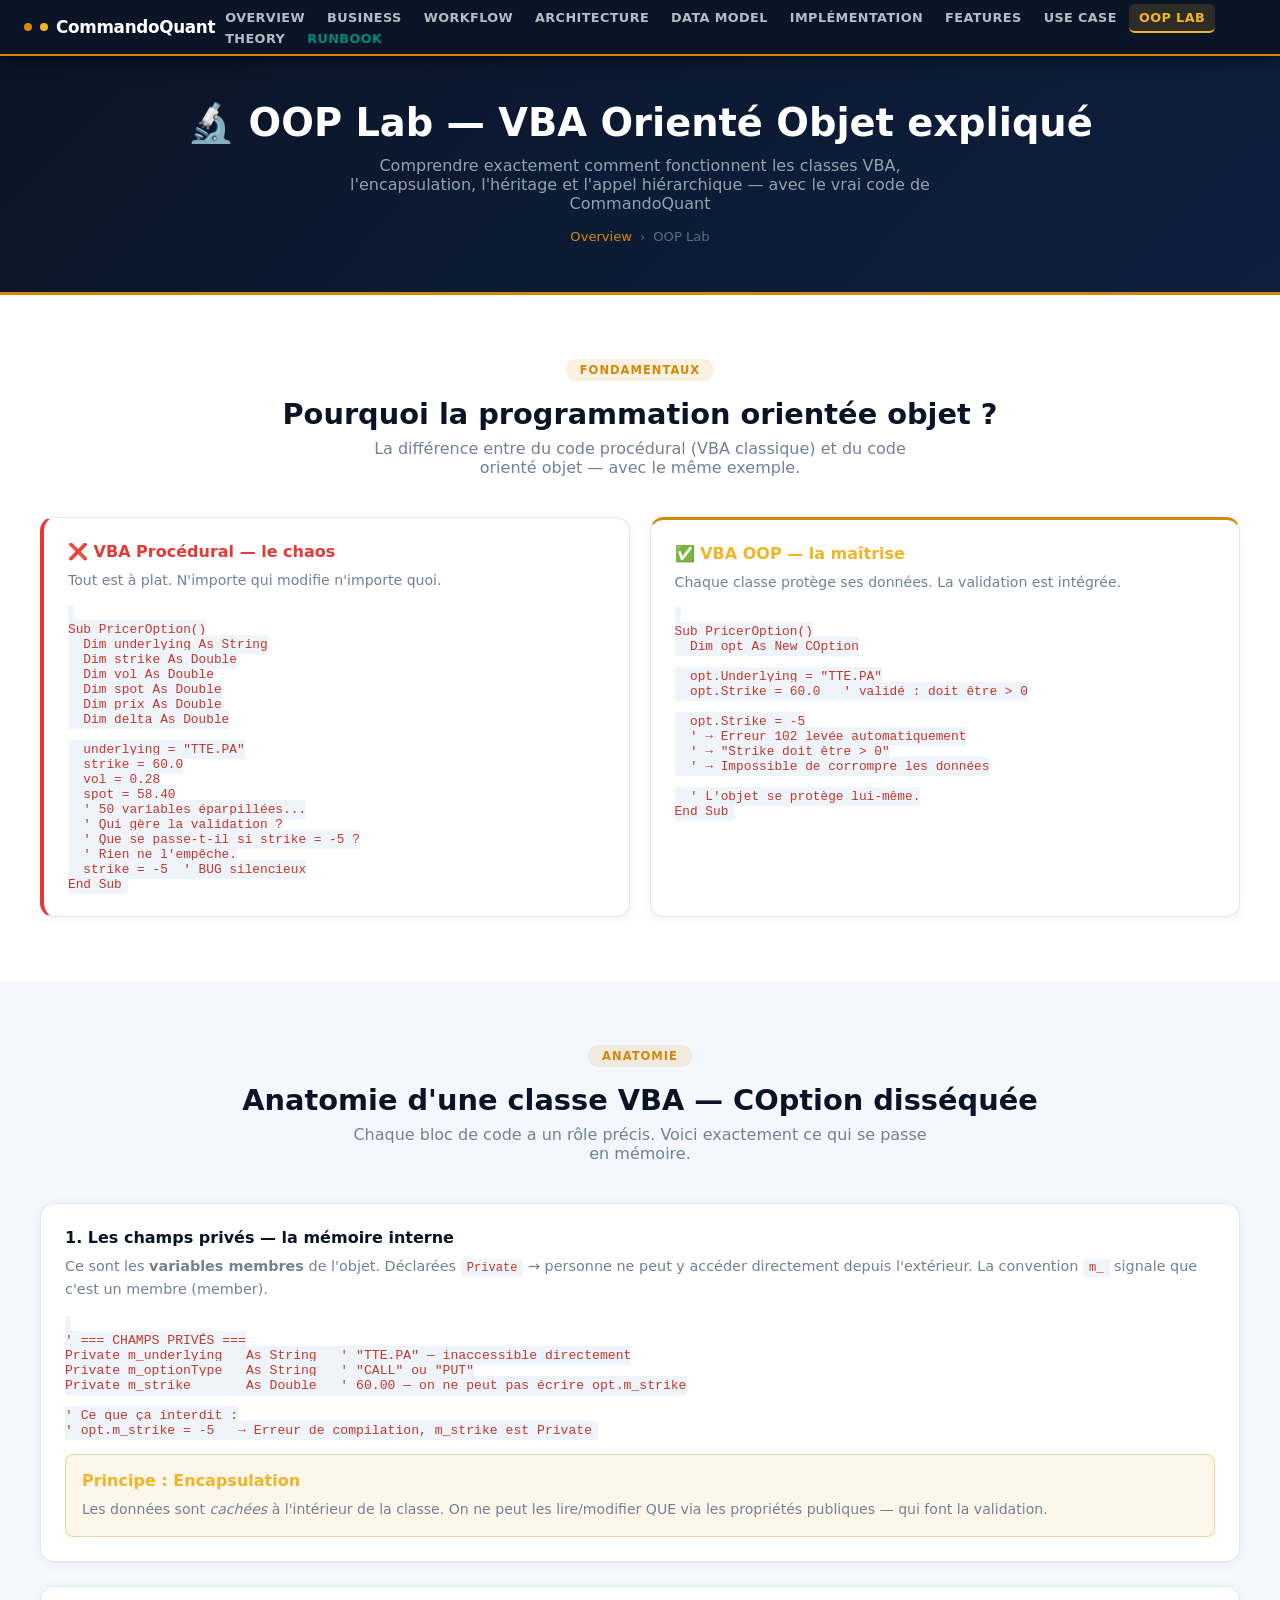
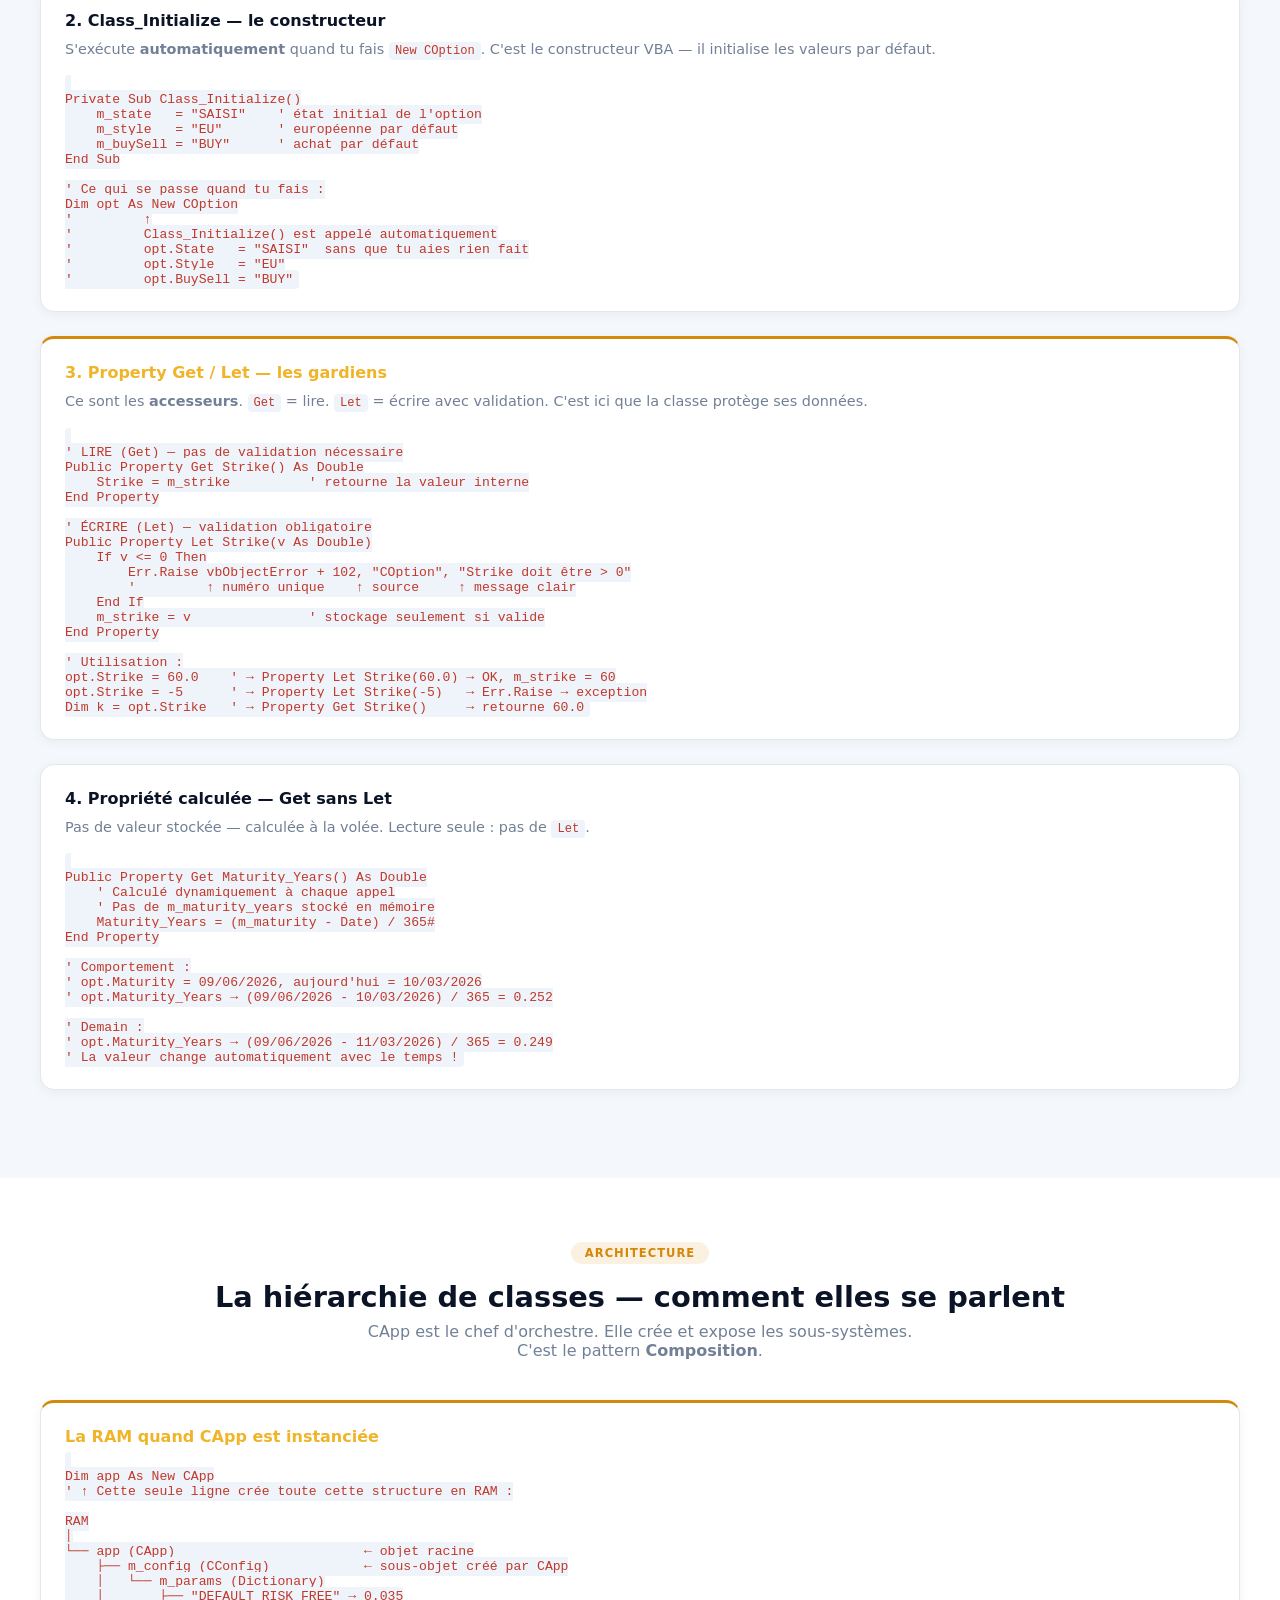
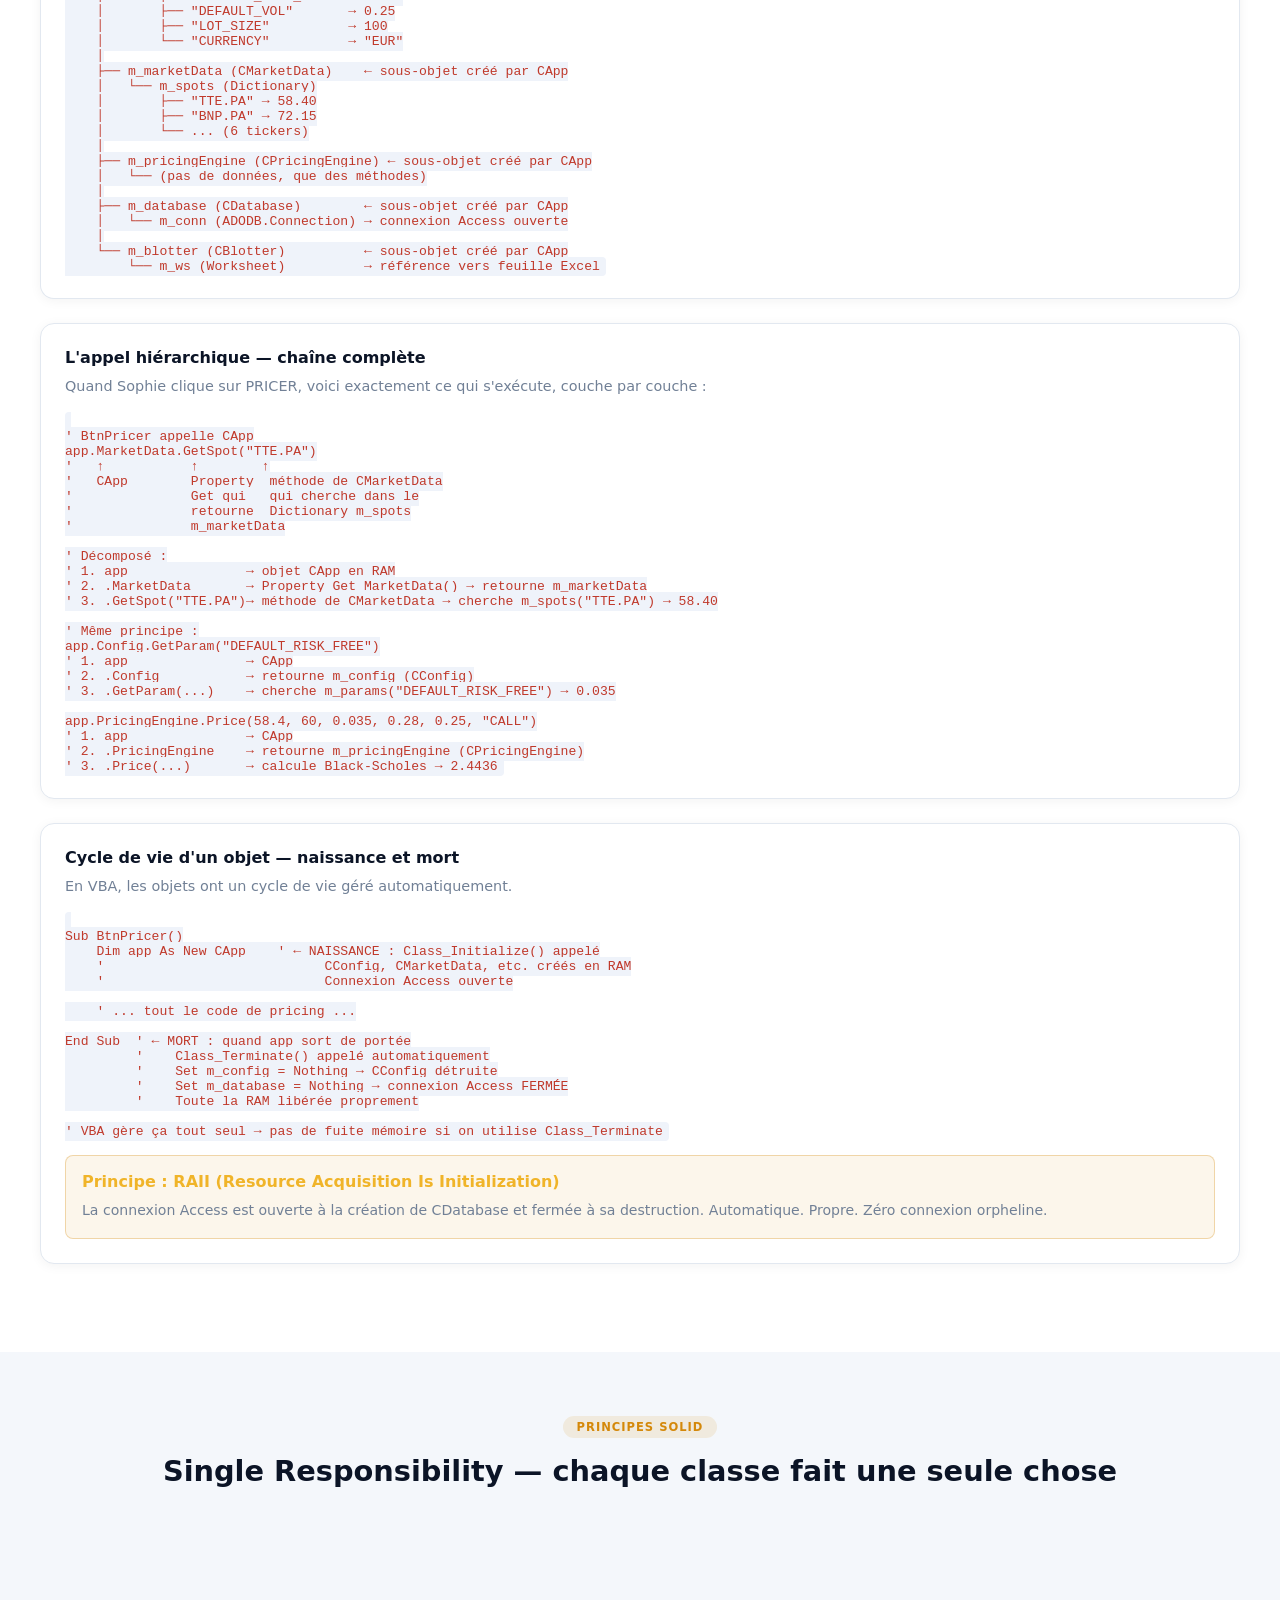
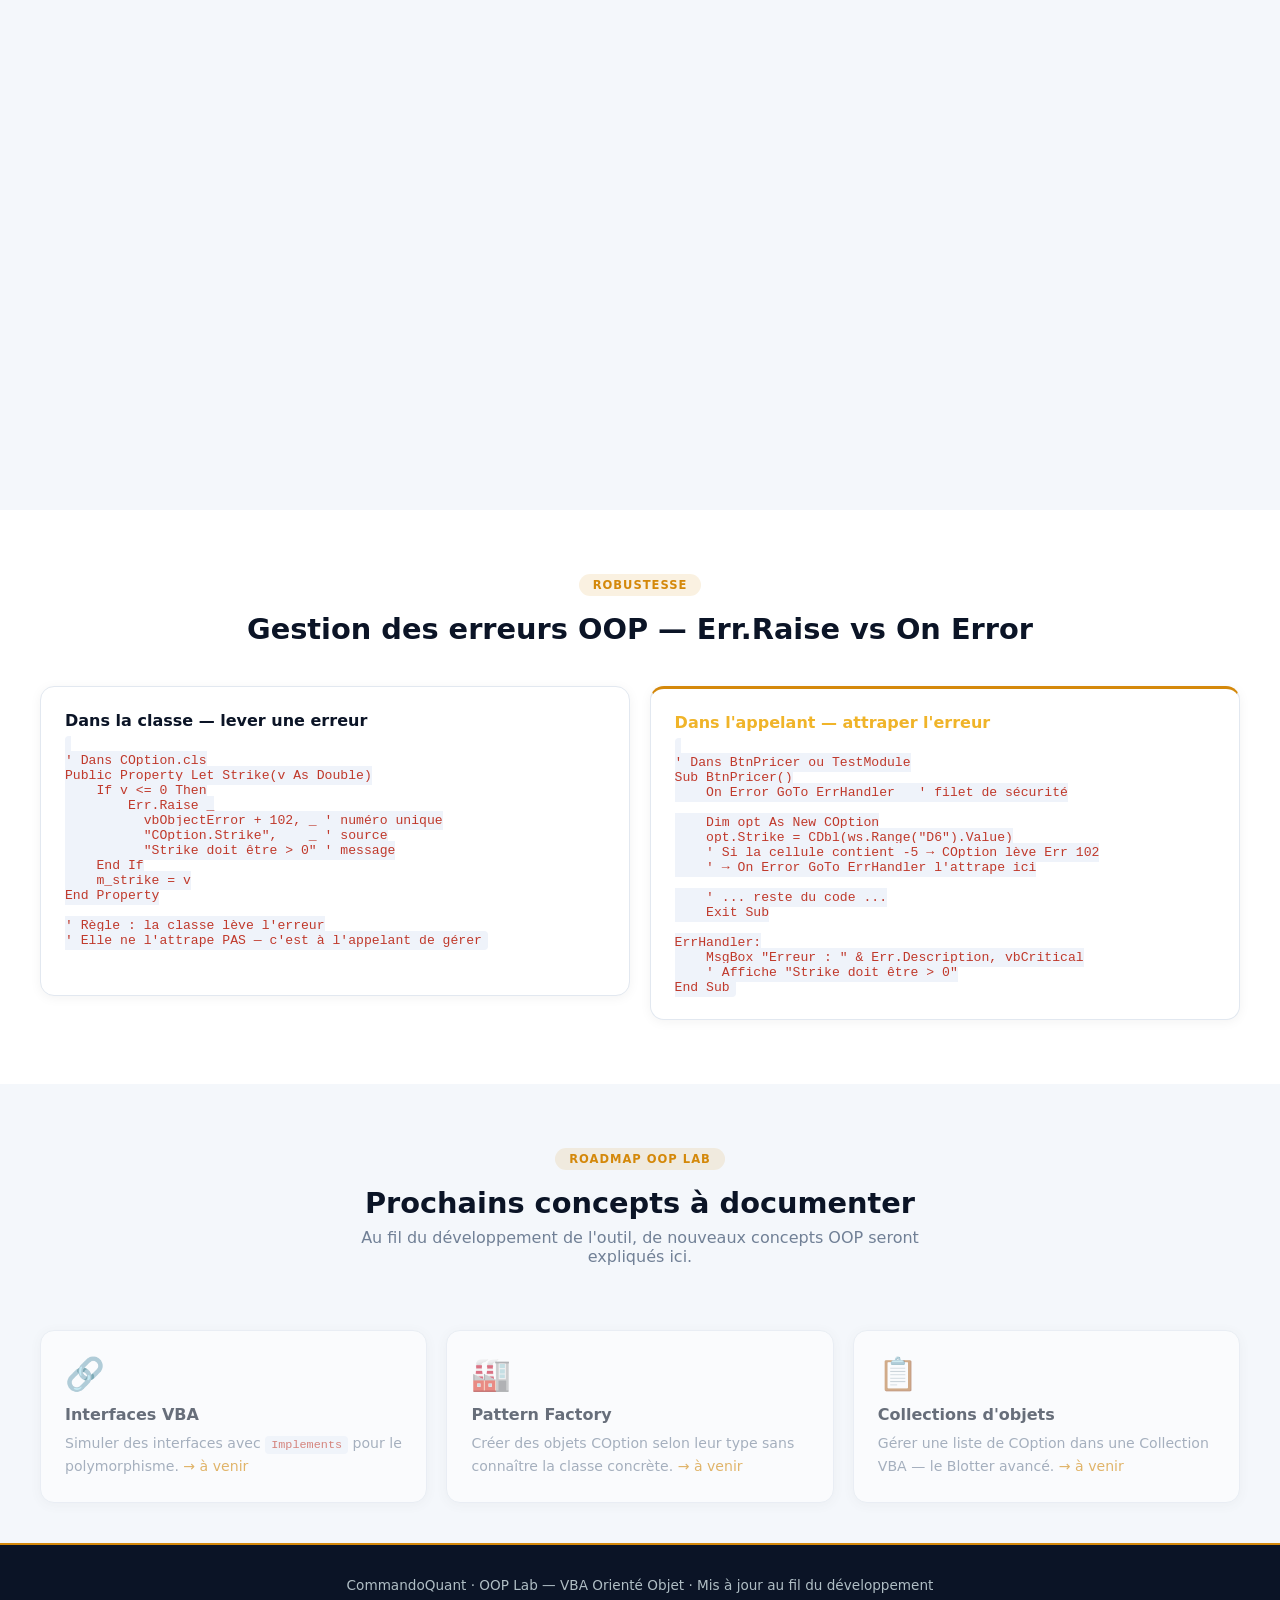
<file: vba-oop.html>
<!DOCTYPE html>
<html lang="fr">
<head>
<meta charset="UTF-8"/>
<meta name="viewport" content="width=device-width, initial-scale=1.0"/>
<title>OOP Lab — CommandoQuant · VBA Orienté Objet</title>
<link rel="stylesheet" href="assets/css/style.css"/>
</head>
<body>

<nav>
  <a href="index.html" class="nav-brand"><span class="logo-dot"></span><span class="logo-dot"></span>CommandoQuant</a>
  <ul class="nav-links">
    <li><a href="index.html">Overview</a></li>
    <li><a href="business.html">Business</a></li>
    <li><a href="workflow.html">Workflow</a></li>
    <li><a href="architecture.html">Architecture</a></li>
    <li><a href="datamodel.html">Data Model</a></li>
    <li><a href="implementation.html">Implémentation</a></li>
    <li><a href="features.html">Features</a></li>
    <li><a href="usecase.html">Use Case</a></li>
    <li><a href="vba-oop.html" class="active">OOP Lab</a></li>
    <li><a href="theory.html">Theory</a></li>
    <li><a href="runbook.html" class="runbook-link">Runbook</a></li>
  </ul>
</nav>

<div class="page-header">
  <h1>🔬 OOP Lab — VBA Orienté Objet expliqué</h1>
  <p>Comprendre exactement comment fonctionnent les classes VBA, l'encapsulation, l'héritage et l'appel hiérarchique — avec le vrai code de CommandoQuant</p>
  <div class="breadcrumb">
    <a href="index.html">Overview</a><span>›</span><span>OOP Lab</span>
  </div>
</div>

<!-- ═══ POURQUOI OOP ══════════════════════════════════════════ -->
<section class="section">
  <div class="container">
    <div class="section-header">
      <span class="tag">Fondamentaux</span>
      <h2>Pourquoi la programmation orientée objet ?</h2>
      <p>La différence entre du code procédural (VBA classique) et du code orienté objet — avec le même exemple.</p>
    </div>
    <div class="grid grid-2">
      <div class="card" style="border-left:4px solid var(--fo-red)">
        <h3 style="color:var(--fo-red)">❌ VBA Procédural — le chaos</h3>
        <p style="margin-bottom:1rem;font-size:0.88rem;color:var(--fo-muted)">Tout est à plat. N'importe qui modifie n'importe quoi.</p>
        <pre><code style="font-size:0.8rem">
Sub PricerOption()
  Dim underlying As String
  Dim strike As Double
  Dim vol As Double
  Dim spot As Double
  Dim prix As Double
  Dim delta As Double

  underlying = "TTE.PA"
  strike = 60.0
  vol = 0.28
  spot = 58.40
  ' 50 variables éparpillées...
  ' Qui gère la validation ?
  ' Que se passe-t-il si strike = -5 ?
  ' Rien ne l'empêche.
  strike = -5  ' BUG silencieux
End Sub</code></pre>
      </div>
      <div class="card amber">
        <h3 style="color:var(--fo-gold)">✅ VBA OOP — la maîtrise</h3>
        <p style="margin-bottom:1rem;font-size:0.88rem;color:var(--fo-muted)">Chaque classe protège ses données. La validation est intégrée.</p>
        <pre><code style="font-size:0.8rem">
Sub PricerOption()
  Dim opt As New COption

  opt.Underlying = "TTE.PA"
  opt.Strike = 60.0   ' validé : doit être > 0

  opt.Strike = -5
  ' → Erreur 102 levée automatiquement
  ' → "Strike doit être > 0"
  ' → Impossible de corrompre les données

  ' L'objet se protège lui-même.
End Sub</code></pre>
      </div>
    </div>
  </div>
</section>

<!-- ═══ ANATOMIE D'UNE CLASSE ═════════════════════════════════ -->
<section class="section" style="background:var(--fo-light)">
  <div class="container">
    <div class="section-header">
      <span class="tag">Anatomie</span>
      <h2>Anatomie d'une classe VBA — COption disséquée</h2>
      <p>Chaque bloc de code a un rôle précis. Voici exactement ce qui se passe en mémoire.</p>
    </div>

    <!-- Champs privés -->
    <div class="card" style="margin-bottom:1.5rem">
      <h3>1. Les champs privés — la mémoire interne</h3>
      <p style="margin-bottom:1rem;color:var(--fo-muted);font-size:0.9rem">
        Ce sont les <strong>variables membres</strong> de l'objet. Déclarées <code>Private</code> → personne ne peut y accéder directement depuis l'extérieur.
        La convention <code>m_</code> signale que c'est un membre (member).
      </p>
      <pre><code style="font-size:0.82rem">
' === CHAMPS PRIVÉS ===
Private m_underlying   As String   ' "TTE.PA" — inaccessible directement
Private m_optionType   As String   ' "CALL" ou "PUT"
Private m_strike       As Double   ' 60.00 — on ne peut pas écrire opt.m_strike

' Ce que ça interdit :
' opt.m_strike = -5   → Erreur de compilation, m_strike est Private</code></pre>
      <div style="background:rgba(212,136,10,0.08);border:1px solid rgba(212,136,10,0.3);border-radius:8px;padding:1rem;margin-top:1rem">
        <strong style="color:var(--fo-gold)">Principe : Encapsulation</strong>
        <p style="font-size:0.88rem;margin-top:0.5rem;color:var(--fo-muted)">
          Les données sont <em>cachées</em> à l'intérieur de la classe. On ne peut les lire/modifier QUE via les propriétés publiques — qui font la validation.
        </p>
      </div>
    </div>

    <!-- Constructeur -->
    <div class="card" style="margin-bottom:1.5rem">
      <h3>2. Class_Initialize — le constructeur</h3>
      <p style="margin-bottom:1rem;color:var(--fo-muted);font-size:0.9rem">
        S'exécute <strong>automatiquement</strong> quand tu fais <code>New COption</code>. C'est le constructeur VBA — il initialise les valeurs par défaut.
      </p>
      <pre><code style="font-size:0.82rem">
Private Sub Class_Initialize()
    m_state   = "SAISI"    ' état initial de l'option
    m_style   = "EU"       ' européenne par défaut
    m_buySell = "BUY"      ' achat par défaut
End Sub

' Ce qui se passe quand tu fais :
Dim opt As New COption
'         ↑
'         Class_Initialize() est appelé automatiquement
'         opt.State   = "SAISI"  sans que tu aies rien fait
'         opt.Style   = "EU"
'         opt.BuySell = "BUY"</code></pre>
    </div>

    <!-- Property Get/Let -->
    <div class="card amber" style="margin-bottom:1.5rem">
      <h3 style="color:var(--fo-gold)">3. Property Get / Let — les gardiens</h3>
      <p style="margin-bottom:1rem;color:var(--fo-muted);font-size:0.9rem">
        Ce sont les <strong>accesseurs</strong>. <code>Get</code> = lire. <code>Let</code> = écrire avec validation.
        C'est ici que la classe protège ses données.
      </p>
      <pre><code style="font-size:0.82rem">
' LIRE (Get) — pas de validation nécessaire
Public Property Get Strike() As Double
    Strike = m_strike          ' retourne la valeur interne
End Property

' ÉCRIRE (Let) — validation obligatoire
Public Property Let Strike(v As Double)
    If v &lt;= 0 Then
        Err.Raise vbObjectError + 102, "COption", "Strike doit être > 0"
        '         ↑ numéro unique    ↑ source     ↑ message clair
    End If
    m_strike = v               ' stockage seulement si valide
End Property

' Utilisation :
opt.Strike = 60.0    ' → Property Let Strike(60.0) → OK, m_strike = 60
opt.Strike = -5      ' → Property Let Strike(-5)   → Err.Raise → exception
Dim k = opt.Strike   ' → Property Get Strike()     → retourne 60.0</code></pre>
    </div>

    <!-- Propriété calculée -->
    <div class="card" style="margin-bottom:1.5rem">
      <h3>4. Propriété calculée — Get sans Let</h3>
      <p style="margin-bottom:1rem;color:var(--fo-muted);font-size:0.9rem">
        Pas de valeur stockée — calculée à la volée. Lecture seule : pas de <code>Let</code>.
      </p>
      <pre><code style="font-size:0.82rem">
Public Property Get Maturity_Years() As Double
    ' Calculé dynamiquement à chaque appel
    ' Pas de m_maturity_years stocké en mémoire
    Maturity_Years = (m_maturity - Date) / 365#
End Property

' Comportement :
' opt.Maturity = 09/06/2026, aujourd'hui = 10/03/2026
' opt.Maturity_Years → (09/06/2026 - 10/03/2026) / 365 = 0.252

' Demain :
' opt.Maturity_Years → (09/06/2026 - 11/03/2026) / 365 = 0.249
' La valeur change automatiquement avec le temps !</code></pre>
    </div>

  </div>
</section>

<!-- ═══ HIÉRARCHIE DE CLASSES ═════════════════════════════════ -->
<section class="section">
  <div class="container">
    <div class="section-header">
      <span class="tag">Architecture</span>
      <h2>La hiérarchie de classes — comment elles se parlent</h2>
      <p>CApp est le chef d'orchestre. Elle crée et expose les sous-systèmes. C'est le pattern <strong>Composition</strong>.</p>
    </div>

    <div class="card amber" style="margin-bottom:1.5rem">
      <h3 style="color:var(--fo-gold)">La RAM quand CApp est instanciée</h3>
      <pre><code style="font-size:0.82rem">
Dim app As New CApp
' ↑ Cette seule ligne crée toute cette structure en RAM :

RAM
│
└── app (CApp)                        ← objet racine
    ├── m_config (CConfig)            ← sous-objet créé par CApp
    │   └── m_params (Dictionary)
    │       ├── "DEFAULT_RISK_FREE" → 0.035
    │       ├── "DEFAULT_VOL"       → 0.25
    │       ├── "LOT_SIZE"          → 100
    │       └── "CURRENCY"          → "EUR"
    │
    ├── m_marketData (CMarketData)    ← sous-objet créé par CApp
    │   └── m_spots (Dictionary)
    │       ├── "TTE.PA" → 58.40
    │       ├── "BNP.PA" → 72.15
    │       └── ... (6 tickers)
    │
    ├── m_pricingEngine (CPricingEngine) ← sous-objet créé par CApp
    │   └── (pas de données, que des méthodes)
    │
    ├── m_database (CDatabase)        ← sous-objet créé par CApp
    │   └── m_conn (ADODB.Connection) → connexion Access ouverte
    │
    └── m_blotter (CBlotter)          ← sous-objet créé par CApp
        └── m_ws (Worksheet)          → référence vers feuille Excel</code></pre>
    </div>

    <div class="card" style="margin-bottom:1.5rem">
      <h3>L'appel hiérarchique — chaîne complète</h3>
      <p style="margin-bottom:1rem;color:var(--fo-muted);font-size:0.9rem">
        Quand Sophie clique sur PRICER, voici exactement ce qui s'exécute, couche par couche :
      </p>
      <pre><code style="font-size:0.82rem">
' BtnPricer appelle CApp
app.MarketData.GetSpot("TTE.PA")
'   ↑           ↑        ↑
'   CApp        Property  méthode de CMarketData
'               Get qui   qui cherche dans le
'               retourne  Dictionary m_spots
'               m_marketData

' Décomposé :
' 1. app               → objet CApp en RAM
' 2. .MarketData       → Property Get MarketData() → retourne m_marketData
' 3. .GetSpot("TTE.PA")→ méthode de CMarketData → cherche m_spots("TTE.PA") → 58.40

' Même principe :
app.Config.GetParam("DEFAULT_RISK_FREE")
' 1. app               → CApp
' 2. .Config           → retourne m_config (CConfig)
' 3. .GetParam(...)    → cherche m_params("DEFAULT_RISK_FREE") → 0.035

app.PricingEngine.Price(58.4, 60, 0.035, 0.28, 0.25, "CALL")
' 1. app               → CApp
' 2. .PricingEngine    → retourne m_pricingEngine (CPricingEngine)
' 3. .Price(...)       → calcule Black-Scholes → 2.4436</code></pre>
    </div>

    <div class="card" style="margin-bottom:1.5rem">
      <h3>Cycle de vie d'un objet — naissance et mort</h3>
      <p style="margin-bottom:1rem;color:var(--fo-muted);font-size:0.9rem">
        En VBA, les objets ont un cycle de vie géré automatiquement.
      </p>
      <pre><code style="font-size:0.82rem">
Sub BtnPricer()
    Dim app As New CApp    ' ← NAISSANCE : Class_Initialize() appelé
    '                            CConfig, CMarketData, etc. créés en RAM
    '                            Connexion Access ouverte

    ' ... tout le code de pricing ...

End Sub  ' ← MORT : quand app sort de portée
         '    Class_Terminate() appelé automatiquement
         '    Set m_config = Nothing → CConfig détruite
         '    Set m_database = Nothing → connexion Access FERMÉE
         '    Toute la RAM libérée proprement

' VBA gère ça tout seul → pas de fuite mémoire si on utilise Class_Terminate</code></pre>
      <div style="background:rgba(212,136,10,0.08);border:1px solid rgba(212,136,10,0.3);border-radius:8px;padding:1rem;margin-top:1rem">
        <strong style="color:var(--fo-gold)">Principe : RAII (Resource Acquisition Is Initialization)</strong>
        <p style="font-size:0.88rem;margin-top:0.5rem;color:var(--fo-muted)">
          La connexion Access est ouverte à la création de CDatabase et fermée à sa destruction. Automatique. Propre. Zéro connexion orpheline.
        </p>
      </div>
    </div>

  </div>
</section>

<!-- ═══ SINGLE RESPONSIBILITY ════════════════════════════════ -->
<section class="section" style="background:var(--fo-light)">
  <div class="container">
    <div class="section-header">
      <span class="tag">Principes SOLID</span>
      <h2>Single Responsibility — chaque classe fait une seule chose</h2>
    </div>
    <div class="grid grid-3">
      <div class="card fade-up delay-1">
        <div class="card-icon">📦</div>
        <h3>COption</h3>
        <p style="font-size:0.88rem;color:var(--fo-muted)"><strong>Fait :</strong> représenter une option avec ses paramètres contractuels + validation.</p>
        <p style="font-size:0.88rem;color:var(--fo-red);margin-top:0.5rem"><strong>Ne fait pas :</strong> pricer, accéder à la base, afficher dans Excel.</p>
      </div>
      <div class="card fade-up delay-2">
        <div class="card-icon">⚙️</div>
        <h3>CPricingEngine</h3>
        <p style="font-size:0.88rem;color:var(--fo-muted)"><strong>Fait :</strong> calculer le prix Black-Scholes et les Greeks à partir de 5 paramètres.</p>
        <p style="font-size:0.88rem;color:var(--fo-red);margin-top:0.5rem"><strong>Ne fait pas :</strong> lire les données de marché, stocker quoi que ce soit.</p>
      </div>
      <div class="card fade-up delay-3">
        <div class="card-icon">🗃️</div>
        <h3>CDatabase</h3>
        <p style="font-size:0.88rem;color:var(--fo-muted)"><strong>Fait :</strong> sauvegarder et lire des données dans Access via ADODB.</p>
        <p style="font-size:0.88rem;color:var(--fo-red);margin-top:0.5rem"><strong>Ne fait pas :</strong> pricer, afficher dans Excel, valider des options.</p>
      </div>
      <div class="card fade-up delay-1">
        <div class="card-icon">📈</div>
        <h3>CMarketData</h3>
        <p style="font-size:0.88rem;color:var(--fo-muted)"><strong>Fait :</strong> fournir les prix de marché (spots, taux) — simulés ou connectés Bloomberg.</p>
        <p style="font-size:0.88rem;color:var(--fo-red);margin-top:0.5rem"><strong>Ne fait pas :</strong> pricer, calculer des Greeks.</p>
      </div>
      <div class="card fade-up delay-2">
        <div class="card-icon">📊</div>
        <h3>CBlotter</h3>
        <p style="font-size:0.88rem;color:var(--fo-muted)"><strong>Fait :</strong> afficher les positions dans la feuille Excel Blotter.</p>
        <p style="font-size:0.88rem;color:var(--fo-red);margin-top:0.5rem"><strong>Ne fait pas :</strong> aller chercher les données elle-même — elle reçoit un CDatabase.</p>
      </div>
      <div class="card amber fade-up delay-3">
        <div class="card-icon">🎯</div>
        <h3>CApp</h3>
        <p style="font-size:0.88rem;color:var(--fo-muted)"><strong>Fait :</strong> créer, initialiser et exposer tous les sous-systèmes. Chef d'orchestre.</p>
        <p style="font-size:0.88rem;color:var(--fo-red);margin-top:0.5rem"><strong>Ne fait pas :</strong> aucune logique métier — elle délègue tout.</p>
      </div>
    </div>
  </div>
</section>

<!-- ═══ ERREURS ET GESTION ════════════════════════════════════ -->
<section class="section">
  <div class="container">
    <div class="section-header">
      <span class="tag">Robustesse</span>
      <h2>Gestion des erreurs OOP — Err.Raise vs On Error</h2>
    </div>
    <div class="grid grid-2">
      <div class="card" style="margin-bottom:1.5rem">
        <h3>Dans la classe — lever une erreur</h3>
        <pre><code style="font-size:0.82rem">
' Dans COption.cls
Public Property Let Strike(v As Double)
    If v &lt;= 0 Then
        Err.Raise _
          vbObjectError + 102, _ ' numéro unique
          "COption.Strike",    _ ' source
          "Strike doit être > 0" ' message
    End If
    m_strike = v
End Property

' Règle : la classe lève l'erreur
' Elle ne l'attrape PAS — c'est à l'appelant de gérer</code></pre>
      </div>
      <div class="card amber">
        <h3 style="color:var(--fo-gold)">Dans l'appelant — attraper l'erreur</h3>
        <pre><code style="font-size:0.82rem">
' Dans BtnPricer ou TestModule
Sub BtnPricer()
    On Error GoTo ErrHandler   ' filet de sécurité

    Dim opt As New COption
    opt.Strike = CDbl(ws.Range("D6").Value)
    ' Si la cellule contient -5 → COption lève Err 102
    ' → On Error GoTo ErrHandler l'attrape ici

    ' ... reste du code ...
    Exit Sub

ErrHandler:
    MsgBox "Erreur : " &amp; Err.Description, vbCritical
    ' Affiche "Strike doit être > 0"
End Sub</code></pre>
      </div>
    </div>
  </div>
</section>

<!-- ═══ ÉVOLUTION ═════════════════════════════════════════════ -->
<section class="section" style="background:var(--fo-light)">
  <div class="container">
    <div class="section-header">
      <span class="tag">Roadmap OOP Lab</span>
      <h2>Prochains concepts à documenter</h2>
      <p>Au fil du développement de l'outil, de nouveaux concepts OOP seront expliqués ici.</p>
    </div>
    <div class="grid grid-3">
      <div class="card fade-up delay-1" style="opacity:0.6">
        <div class="card-icon">🔗</div>
        <h3>Interfaces VBA</h3>
        <p>Simuler des interfaces avec <code>Implements</code> pour le polymorphisme. <span style="color:var(--fo-amber)">→ à venir</span></p>
      </div>
      <div class="card fade-up delay-2" style="opacity:0.6">
        <div class="card-icon">🏭</div>
        <h3>Pattern Factory</h3>
        <p>Créer des objets COption selon leur type sans connaître la classe concrète. <span style="color:var(--fo-amber)">→ à venir</span></p>
      </div>
      <div class="card fade-up delay-3" style="opacity:0.6">
        <div class="card-icon">📋</div>
        <h3>Collections d'objets</h3>
        <p>Gérer une liste de COption dans une Collection VBA — le Blotter avancé. <span style="color:var(--fo-amber)">→ à venir</span></p>
      </div>
    </div>
  </div>
</section>

<footer style="background:var(--fo-dark);color:#B0BEC5;text-align:center;padding:2rem;font-size:0.85rem;border-top:2px solid var(--fo-amber)">
  CommandoQuant · OOP Lab — VBA Orienté Objet · Mis à jour au fil du développement
</footer>

</body>
</html>
</file>
<file: assets/css/style.css>
/* ═══════════════════════════════════════════════════════════════
   CommandoQuant — Quant Equity Risk Developer · Multi-Stack
   Color system : Dark trading terminal + quant amber
   ═══════════════════════════════════════════════════════════════ */

:root {
  /* Brand */
  --fo-dark:   #0B1426;
  --fo-navy:   #0D2040;
  --fo-navy2:  #112855;
  --fo-amber:  #D4880A;
  --fo-gold:   #F0B429;
  --fo-green:  #00C853;
  --fo-red:    #E53935;
  --fo-blue:   #1565C0;
  --fo-teal:   #00897B;
  --fo-purple: #6A1B9A;
  /* Layout */
  --fo-light:  #F4F7FB;
  --fo-white:  #FFFFFF;
  --fo-border: #E2E8F0;
  --fo-muted:  #718096;
  --fo-text:   #1A202C;
  /* Typography */
  --font-main: 'Segoe UI', system-ui, -apple-system, sans-serif;
  --font-mono: 'Cascadia Code', 'Consolas', 'Fira Code', monospace;
}

*, *::before, *::after { box-sizing: border-box; margin: 0; padding: 0; }
html { scroll-behavior: smooth; }
body { font-family: var(--font-main); color: var(--fo-text); background: var(--fo-white); }
a { color: var(--fo-blue); text-decoration: none; }
code { font-family: var(--font-mono); background: #EFF3FA; padding: 2px 6px; border-radius: 4px; font-size: 0.84em; color: #C0392B; }

/* ── NAVIGATION ────────────────────────────────────────────── */
nav {
  position: fixed; top: 0; left: 0; right: 0; z-index: 1000;
  background: var(--fo-dark);
  display: flex; align-items: center; justify-content: space-between;
  padding: 0 1.5rem; height: 56px;
  border-bottom: 2px solid var(--fo-amber);
  box-shadow: 0 2px 20px rgba(0,0,0,0.5);
}
.nav-brand {
  display: flex; align-items: center; gap: 8px;
  font-weight: 800; font-size: 1.05rem; color: var(--fo-white);
  letter-spacing: -0.3px;
}
.nav-brand .logo-dot { width: 8px; height: 8px; border-radius: 50%; }
.nav-brand .logo-dot:nth-child(1) { background: var(--fo-amber); }
.nav-brand .logo-dot:nth-child(2) { background: var(--fo-gold); }
.nav-links { list-style: none; display: flex; gap: 2px; flex-wrap: wrap; }
.nav-links a {
  color: #B0BEC5; font-size: 0.8rem; font-weight: 600;
  padding: 6px 10px; border-radius: 6px; transition: all 0.2s;
  text-transform: uppercase; letter-spacing: 0.4px;
}
.nav-links a:hover { color: var(--fo-gold); background: rgba(240,180,41,0.1); }
.nav-links a.active { color: var(--fo-gold); background: rgba(240,180,41,0.15); border-bottom: 2px solid var(--fo-gold); }
.nav-links a.runbook-link { color: var(--fo-teal); }

/* ── HERO ───────────────────────────────────────────────────── */
.hero {
  min-height: 100vh;
  background: linear-gradient(135deg, var(--fo-dark) 0%, var(--fo-navy) 50%, #0A1E3D 100%);
  display: flex; align-items: center; justify-content: center;
  padding: 80px 2rem 4rem;
  position: relative; overflow: hidden;
}
.hero::before {
  content: '';
  position: absolute; inset: 0;
  background: radial-gradient(ellipse 60% 50% at 70% 50%, rgba(212,136,10,0.08) 0%, transparent 70%);
}
.hero-content { max-width: 860px; text-align: center; position: relative; }
.hero-badge {
  display: inline-block; background: rgba(212,136,10,0.15);
  border: 1px solid rgba(212,136,10,0.4); color: var(--fo-gold);
  padding: 6px 18px; border-radius: 99px; font-size: 0.8rem; font-weight: 700;
  letter-spacing: 1px; text-transform: uppercase; margin-bottom: 1.5rem;
}
.hero h1 {
  font-size: clamp(2rem, 5vw, 3.5rem); font-weight: 900;
  color: var(--fo-white); line-height: 1.1; margin-bottom: 1.2rem;
}
.hero h1 span { color: var(--fo-amber); }
.hero p { font-size: 1.1rem; color: #90A4AE; max-width: 600px; margin: 0 auto 2rem; line-height: 1.7; }
.hero-cta { display: flex; gap: 1rem; justify-content: center; flex-wrap: wrap; margin-bottom: 3rem; }
.btn {
  display: inline-flex; align-items: center; gap: 8px;
  padding: 12px 24px; border-radius: 8px; font-weight: 700; font-size: 0.9rem;
  transition: all 0.2s; cursor: pointer; border: none;
}
.btn-primary { background: var(--fo-amber); color: var(--fo-dark); }
.btn-primary:hover { background: var(--fo-gold); transform: translateY(-2px); box-shadow: 0 8px 24px rgba(212,136,10,0.4); }
.btn-outline { background: transparent; color: var(--fo-gold); border: 2px solid rgba(240,180,41,0.4); }
.btn-outline:hover { background: rgba(240,180,41,0.1); border-color: var(--fo-gold); }
.hero-stats { display: flex; gap: 1rem; justify-content: center; flex-wrap: wrap; }
.stat-chip {
  background: rgba(255,255,255,0.05); border: 1px solid rgba(255,255,255,0.1);
  border-radius: 12px; padding: 12px 20px; text-align: center;
}
.stat-chip .num { display: block; font-size: 1.6rem; font-weight: 900; color: var(--fo-gold); }
.stat-chip .lbl { display: block; font-size: 0.72rem; color: #90A4AE; text-transform: uppercase; letter-spacing: 0.5px; }

/* ── PAGE HEADER (inner pages) ──────────────────────────────── */
.page-header {
  background: linear-gradient(135deg, var(--fo-dark) 0%, var(--fo-navy) 100%);
  padding: 100px 2rem 3rem; text-align: center;
  border-bottom: 3px solid var(--fo-amber);
}
.page-header h1 { font-size: clamp(1.6rem, 3vw, 2.5rem); font-weight: 900; color: var(--fo-white); margin-bottom: 0.6rem; }
.page-header p { color: #90A4AE; font-size: 1rem; max-width: 640px; margin: 0 auto 1rem; }
.breadcrumb { display: flex; align-items: center; justify-content: center; gap: 8px; font-size: 0.82rem; color: #546E7A; }
.breadcrumb a { color: var(--fo-amber); }
.breadcrumb span { color: #546E7A; }

/* ── SECTIONS ───────────────────────────────────────────────── */
.section { padding: 4rem 2rem; background: var(--fo-white); }
.section-alt { padding: 4rem 2rem; background: var(--fo-light); }
.section-dark { padding: 4rem 2rem; background: var(--fo-navy); }
.container { max-width: 1200px; margin: 0 auto; }
.section-header { text-align: center; margin-bottom: 2.5rem; }
.section-header h2 { font-size: 1.8rem; font-weight: 800; color: var(--fo-dark); margin: 0.5rem 0; }
.section-dark .section-header h2 { color: var(--fo-white); }
.section-header p { color: var(--fo-muted); max-width: 580px; margin: 0 auto; }
.section-dark .section-header p { color: #90A4AE; }

/* ── TAG ────────────────────────────────────────────────────── */
.tag {
  display: inline-block; background: rgba(212,136,10,0.12);
  color: var(--fo-amber); font-size: 0.72rem; font-weight: 800;
  padding: 4px 14px; border-radius: 99px; text-transform: uppercase;
  letter-spacing: 1px; margin-bottom: 0.5rem;
}
.tag.green { background: rgba(0,200,83,0.1); color: var(--fo-green); }
.tag.red { background: rgba(229,57,53,0.1); color: var(--fo-red); }
.tag.blue { background: rgba(21,101,192,0.1); color: var(--fo-blue); }
.tag.teal { background: rgba(0,137,123,0.1); color: var(--fo-teal); }
.tag.purple { background: rgba(106,27,154,0.1); color: var(--fo-purple); }

/* ── CARDS ──────────────────────────────────────────────────── */
.card {
  background: var(--fo-white); border: 1px solid var(--fo-border);
  border-radius: 14px; padding: 1.5rem; transition: all 0.25s;
  box-shadow: 0 2px 12px rgba(0,0,0,0.05);
}
.card:hover { transform: translateY(-4px); box-shadow: 0 8px 28px rgba(0,0,0,0.12); }
.card.amber { border-top: 3px solid var(--fo-amber); }
.card.green { border-top: 3px solid var(--fo-green); }
.card.red { border-top: 3px solid var(--fo-red); }
.card.blue { border-top: 3px solid var(--fo-blue); }
.card.teal { border-top: 3px solid var(--fo-teal); }
.card.dark { background: var(--fo-navy); border-color: rgba(255,255,255,0.1); color: var(--fo-white); }
.card-icon { font-size: 2rem; margin-bottom: 0.8rem; }
.card h3 { font-size: 1rem; font-weight: 700; color: var(--fo-dark); margin-bottom: 0.5rem; }
.card.dark h3 { color: var(--fo-white); }
.card p { font-size: 0.88rem; color: var(--fo-muted); line-height: 1.6; }
.card.dark p { color: #90A4AE; }

/* ── GRID ───────────────────────────────────────────────────── */
.grid { display: grid; gap: 1.2rem; }
.grid-3 { grid-template-columns: repeat(auto-fit, minmax(280px, 1fr)); }
.grid-2 { grid-template-columns: repeat(auto-fit, minmax(380px, 1fr)); }
.grid-4 { grid-template-columns: repeat(auto-fit, minmax(220px, 1fr)); }

/* ── DIAGRAM CONTAINER ──────────────────────────────────────── */
.diagram-container {
  background: var(--fo-white); border: 1px solid var(--fo-border);
  border-radius: 14px; overflow: hidden;
  box-shadow: 0 4px 20px rgba(0,0,0,0.08);
}
.diagram-header {
  background: linear-gradient(90deg, var(--fo-dark), var(--fo-navy2));
  padding: 1rem 1.5rem; display: flex; align-items: flex-start; gap: 1rem;
}
.expert-icon { font-size: 1.4rem; cursor: help; flex-shrink: 0; margin-top: 2px; }
.expert-tooltip { font-size: 0.83rem; color: #CFD8DC; line-height: 1.7; }
.expert-tooltip strong { color: var(--fo-gold); }
.expert-tooltip em { color: var(--fo-teal); font-style: normal; font-weight: 600; }
.diagram-body { padding: 1.5rem; overflow-x: auto; }

/* ── ACADÉMIE — MIND MAP ─────────────────────────────────── */
/* Mermaid mindmap styling override */
.mermaid svg { max-width: 100%; height: auto; }
/* Section académie — fond ambre très léger */
.academie-section { background: linear-gradient(135deg, rgba(212,136,10,0.03) 0%, rgba(240,180,41,0.06) 100%); border-top: 3px solid var(--fo-amber); }
/* Badge "Junior" */
.badge-junior { display: inline-block; background: rgba(0,137,123,0.12); border: 1px solid var(--fo-teal); color: var(--fo-teal); font-size: 0.72rem; font-weight: 700; padding: 2px 8px; border-radius: 100px; text-transform: uppercase; letter-spacing: 0.5px; vertical-align: middle; margin-left: 6px; }
.badge-expert { display: inline-block; background: rgba(212,136,10,0.12); border: 1px solid var(--fo-amber); color: var(--fo-amber); font-size: 0.72rem; font-weight: 700; padding: 2px 8px; border-radius: 100px; text-transform: uppercase; letter-spacing: 0.5px; vertical-align: middle; margin-left: 6px; }
/* Callout "speak like 5 years old" style */
.callout-junior { border-left: 4px solid var(--fo-teal); background: rgba(0,137,123,0.06); border-radius: 0 8px 8px 0; padding: 1rem 1.2rem; margin: 1rem 0; font-size: 0.88rem; line-height: 1.7; }
.callout-junior::before { content: "🧒 Junior — "; font-weight: 800; color: var(--fo-teal); }
.callout-expert { border-left: 4px solid var(--fo-gold); background: rgba(240,180,41,0.06); border-radius: 0 8px 8px 0; padding: 1rem 1.2rem; margin: 1rem 0; font-size: 0.88rem; line-height: 1.7; }
.callout-expert::before { content: "🏦 Expert — "; font-weight: 800; color: var(--fo-gold); }

/* ── CODE BLOCK ─────────────────────────────────────────────── */
.code-block {
  background: #1E2A3A; border-radius: 10px; overflow: hidden;
  border: 1px solid rgba(255,255,255,0.08); margin: 1rem 0;
}
.code-header {
  background: rgba(255,255,255,0.05); padding: 8px 16px;
  display: flex; justify-content: space-between; align-items: center;
  border-bottom: 1px solid rgba(255,255,255,0.08);
}
.code-lang { font-size: 0.72rem; color: var(--fo-amber); font-weight: 700; text-transform: uppercase; letter-spacing: 1px; }
.code-file { font-size: 0.72rem; color: #546E7A; font-family: var(--font-mono); }
.code-block pre {
  padding: 1.2rem 1.5rem; overflow-x: auto; margin: 0;
  font-family: var(--font-mono); font-size: 0.83rem;
  line-height: 1.7; color: #E0E0E0;
}
/* VBA syntax colors */
.kw { color: #569CD6; }     /* keywords */
.cm { color: #6A9955; }     /* comments */
.st { color: #CE9178; }     /* strings */
.fn { color: #DCDCAA; }     /* functions */
.tp { color: #4EC9B0; }     /* types */
.nm { color: #9CDCFE; }     /* names */

/* ── STATE BADGES ───────────────────────────────────────────── */
.state-badge {
  display: inline-flex; align-items: center; gap: 6px;
  padding: 5px 14px; border-radius: 99px; font-size: 0.78rem; font-weight: 700;
}
.state-draft    { background: rgba(100,100,100,0.1); color: #607D8B; border: 1px solid #B0BEC5; }
.state-confirmed { background: rgba(21,101,192,0.1); color: var(--fo-blue); border: 1px solid #90CAF9; }
.state-shipped  { background: rgba(212,136,10,0.1); color: var(--fo-amber); border: 1px solid #FFCC80; }
.state-invoiced { background: rgba(106,27,154,0.1); color: var(--fo-purple); border: 1px solid #CE93D8; }
.state-fixed    { background: rgba(0,200,83,0.1); color: var(--fo-green); border: 1px solid #A5D6A7; }
.state-settled  { background: rgba(0,137,123,0.1); color: var(--fo-teal); border: 1px solid #80CBC4; }
.state-cancelled { background: rgba(229,57,53,0.1); color: var(--fo-red); border: 1px solid #EF9A9A; }

/* ── TABLE ──────────────────────────────────────────────────── */
.fo-table { width: 100%; border-collapse: collapse; font-size: 0.87rem; }
.fo-table thead tr { background: var(--fo-dark); color: var(--fo-white); }
.fo-table th { padding: 11px 16px; text-align: left; font-weight: 700; font-size: 0.78rem; text-transform: uppercase; letter-spacing: 0.5px; }
.fo-table td { padding: 10px 16px; border-bottom: 1px solid var(--fo-border); }
.fo-table tbody tr:hover { background: #F0F7FF; }
.fo-table tbody tr:nth-child(even) { background: #FAFBFF; }
.fo-table tbody tr:nth-child(even):hover { background: #F0F7FF; }

/* ── TIMELINE ───────────────────────────────────────────────── */
.timeline { position: relative; padding-left: 2rem; }
.timeline::before { content: ''; position: absolute; left: 8px; top: 0; bottom: 0; width: 2px; background: linear-gradient(180deg, var(--fo-amber), var(--fo-teal)); }
.timeline-item { position: relative; margin-bottom: 2rem; }
.timeline-item::before {
  content: ''; position: absolute; left: -1.75rem; top: 4px;
  width: 12px; height: 12px; border-radius: 50%;
  background: var(--fo-amber); border: 2px solid var(--fo-white);
  box-shadow: 0 0 0 2px var(--fo-amber);
}
.timeline-item h4 { font-size: 0.95rem; font-weight: 700; color: var(--fo-dark); margin-bottom: 0.3rem; }
.timeline-item p { font-size: 0.85rem; color: var(--fo-muted); line-height: 1.6; }

/* ── FADE-UP ANIMATION ──────────────────────────────────────── */
.fade-up { opacity: 0; transform: translateY(24px); transition: opacity 0.55s ease, transform 0.55s ease; }
.fade-up.visible { opacity: 1; transform: translateY(0); }
.delay-1 { transition-delay: 0.1s; }
.delay-2 { transition-delay: 0.2s; }
.delay-3 { transition-delay: 0.3s; }
.delay-4 { transition-delay: 0.4s; }

/* ── MERMAID ─────────────────────────────────────────────────── */
.mermaid { text-align: center; }

/* ── CALLOUT ─────────────────────────────────────────────────── */
.callout {
  border-left: 4px solid var(--fo-amber); background: rgba(212,136,10,0.06);
  border-radius: 0 8px 8px 0; padding: 1rem 1.2rem; margin: 1rem 0;
  font-size: 0.88rem; line-height: 1.6;
}
.callout.green { border-color: var(--fo-green); background: rgba(0,200,83,0.06); }
.callout.red { border-color: var(--fo-red); background: rgba(229,57,53,0.06); }
.callout.blue { border-color: var(--fo-blue); background: rgba(21,101,192,0.06); }

/* ── GLOSS LINK ─────────────────────────────────────────────── */
.gloss-link { color: var(--fo-amber); border-bottom: 1px dashed var(--fo-amber); }

/* ── FOOTER ─────────────────────────────────────────────────── */
footer {
  background: var(--fo-dark); color: #546E7A;
  text-align: center; padding: 2rem 1rem;
  font-size: 0.82rem; border-top: 1px solid rgba(255,255,255,0.08);
}
footer a { color: var(--fo-amber); }

/* ── RESPONSIVE ─────────────────────────────────────────────── */
@media (max-width: 768px) {
  .nav-links { display: none; }
  .hero h1 { font-size: 2rem; }
  .grid-3, .grid-2, .grid-4 { grid-template-columns: 1fr; }
}
</file>
